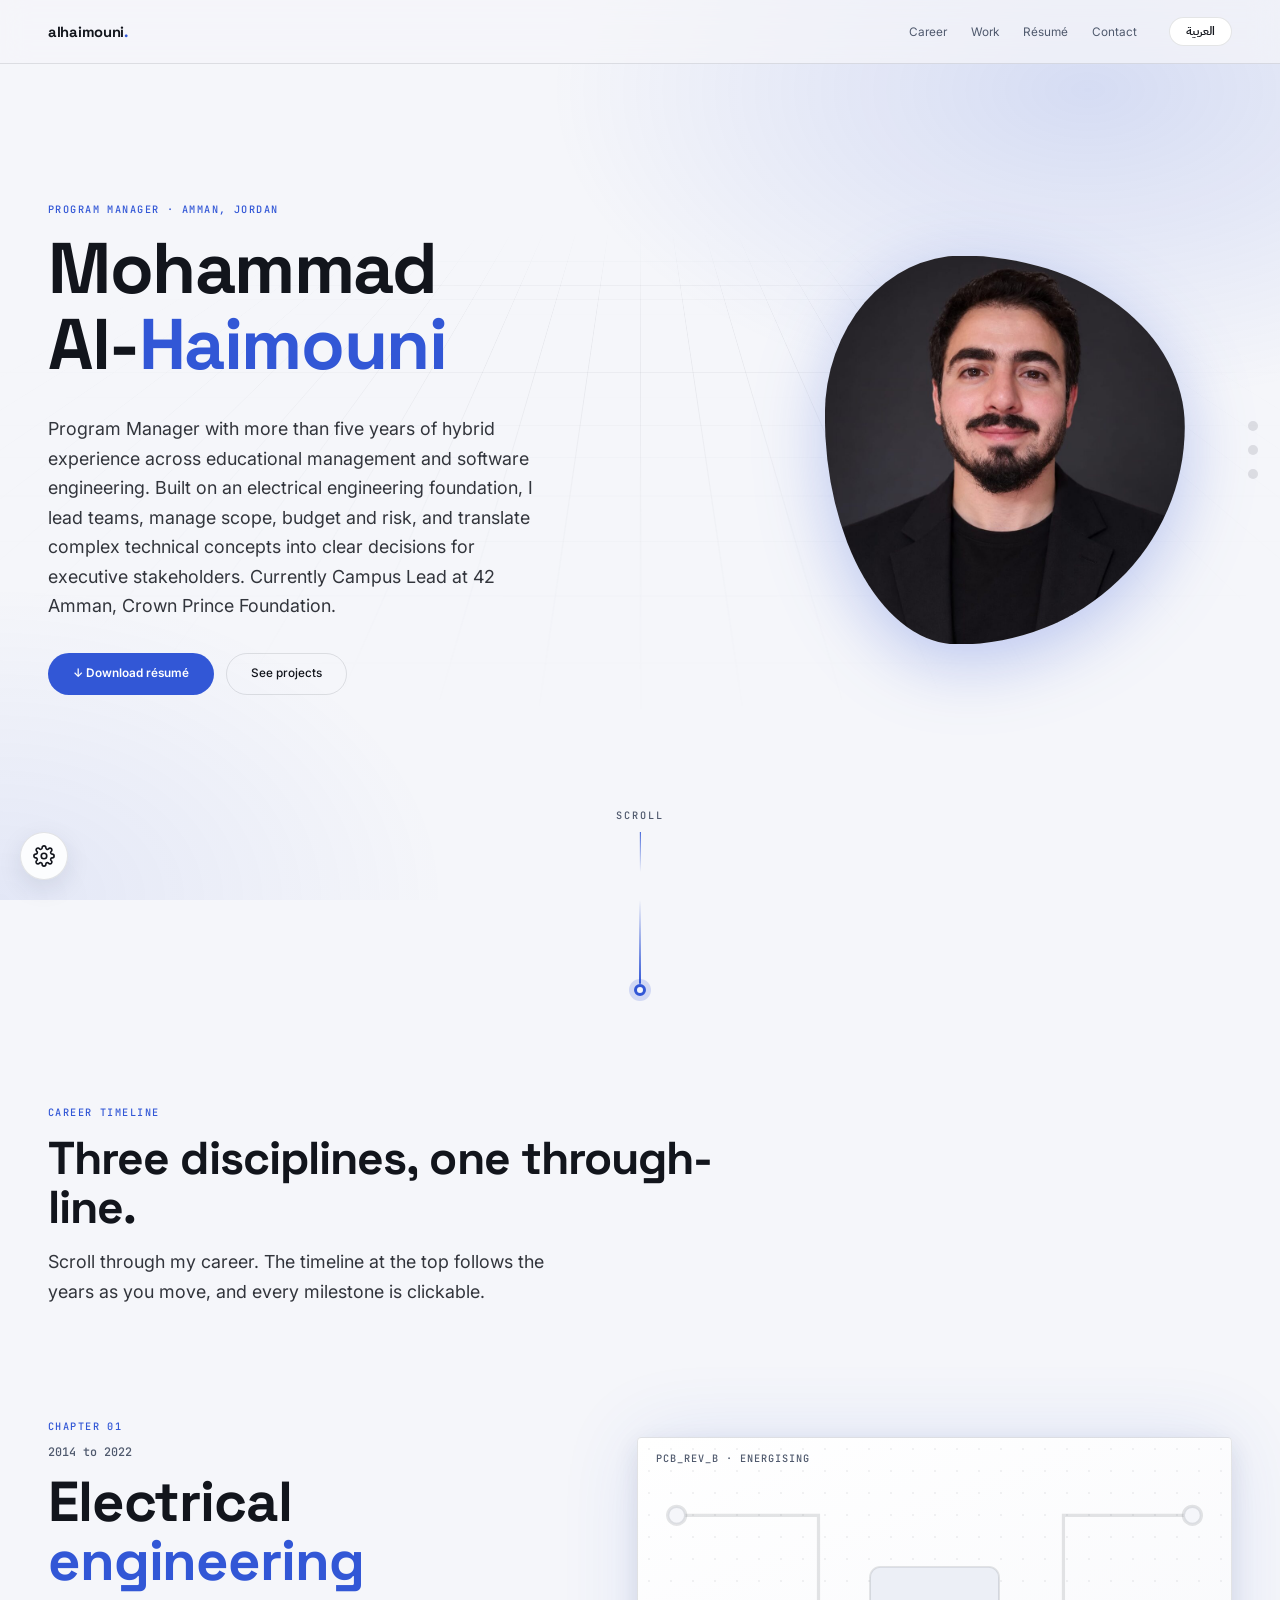
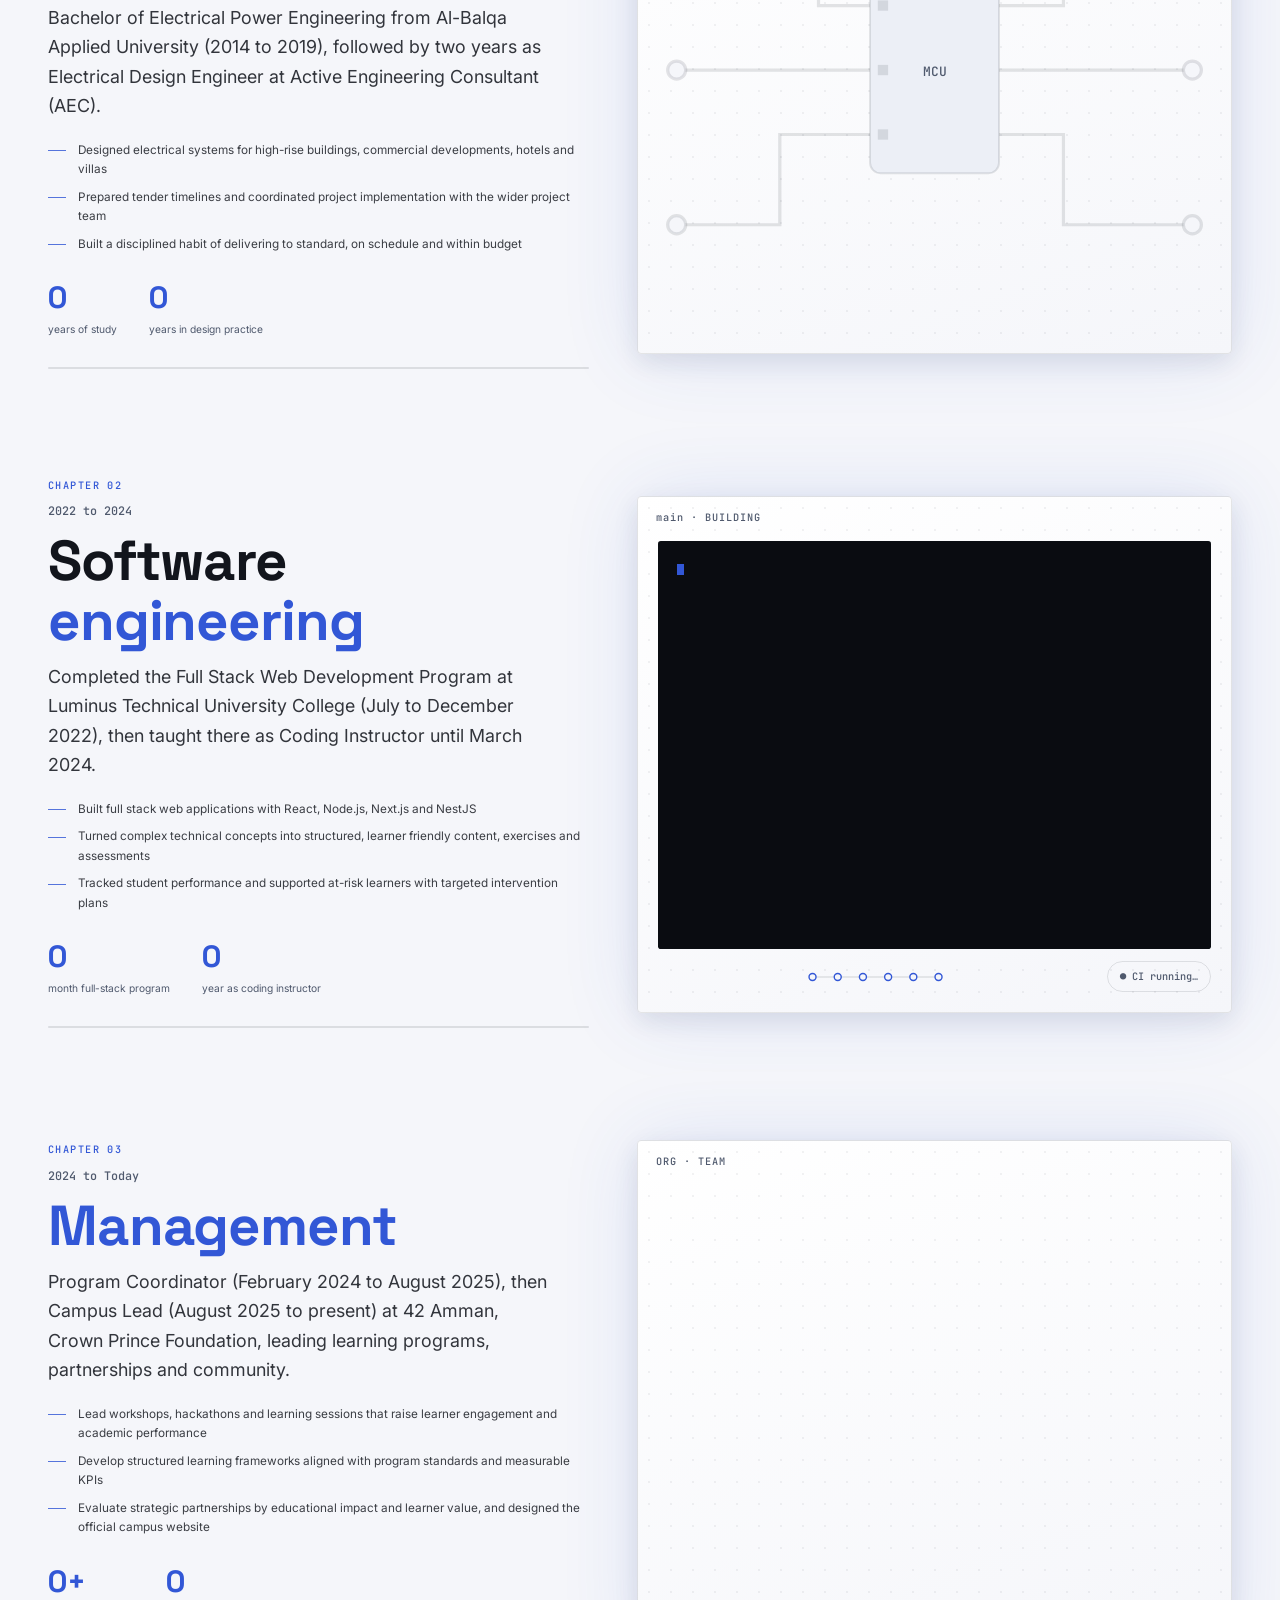
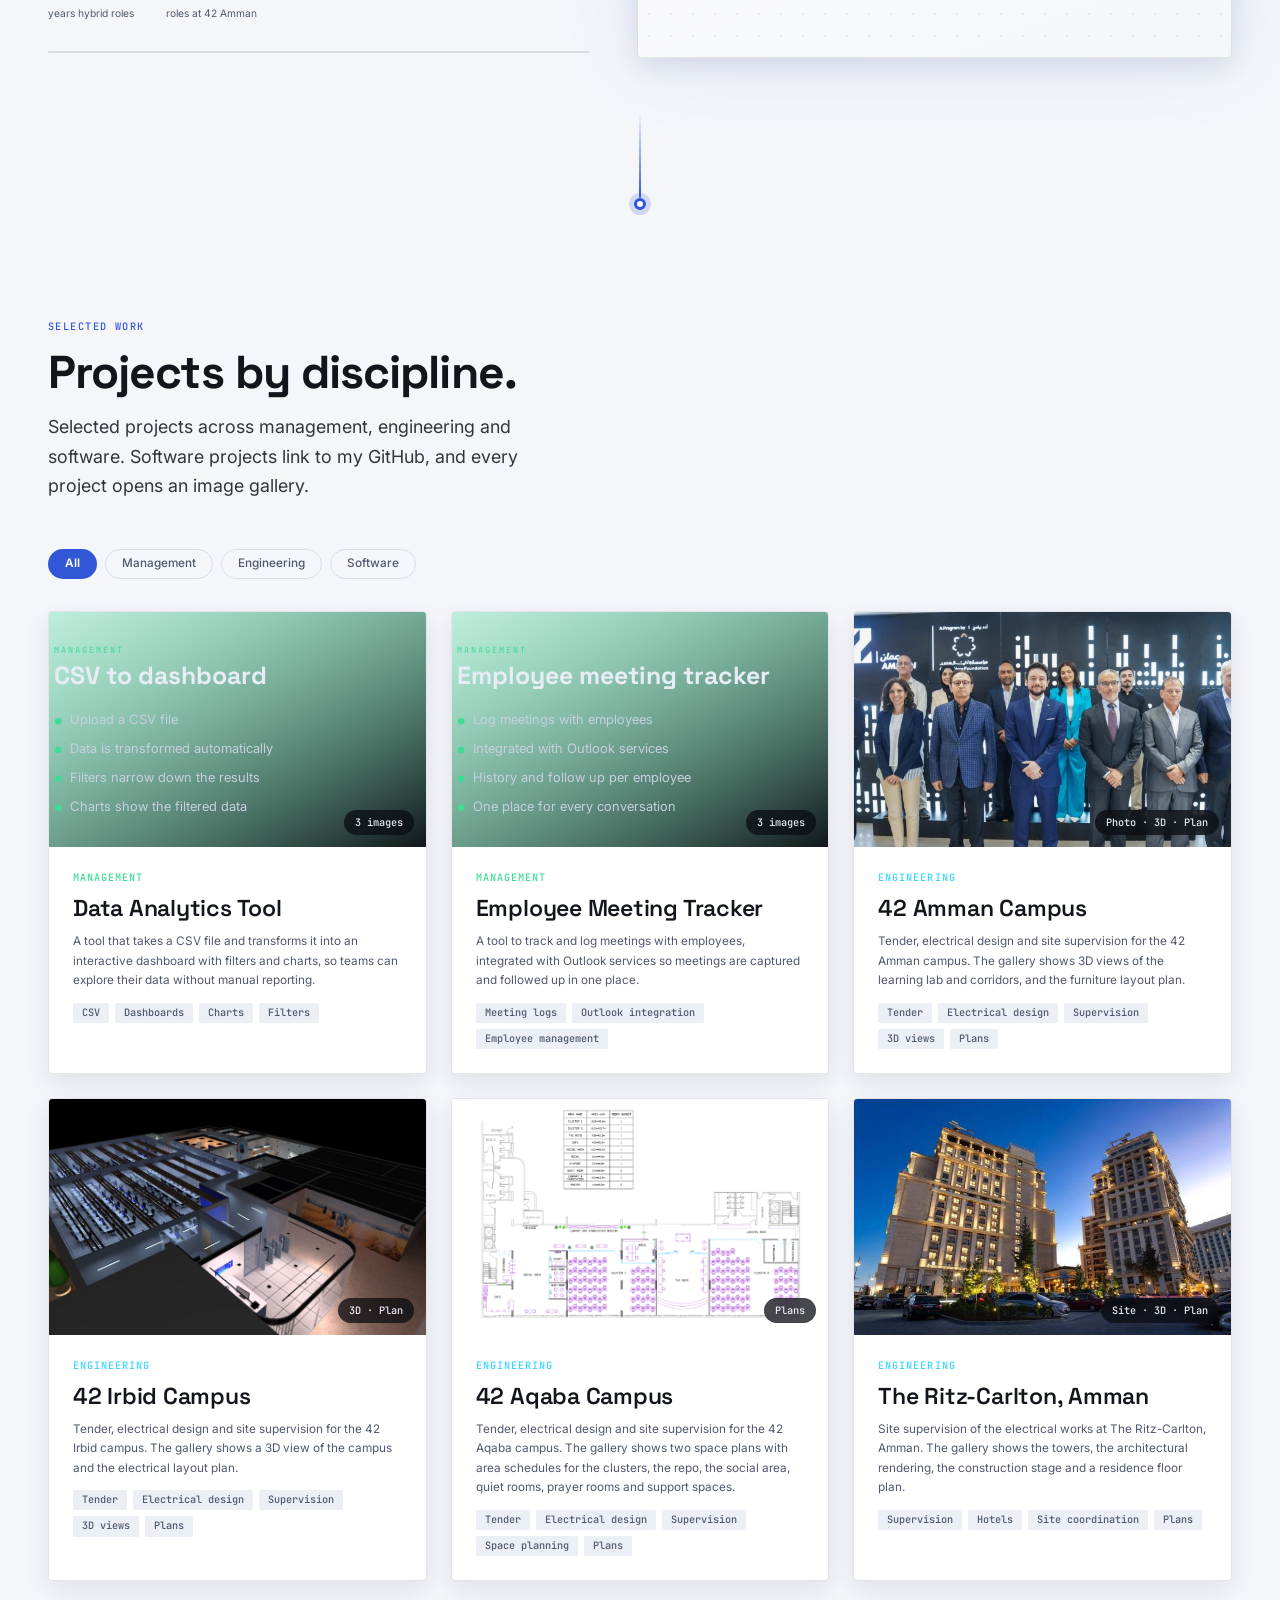
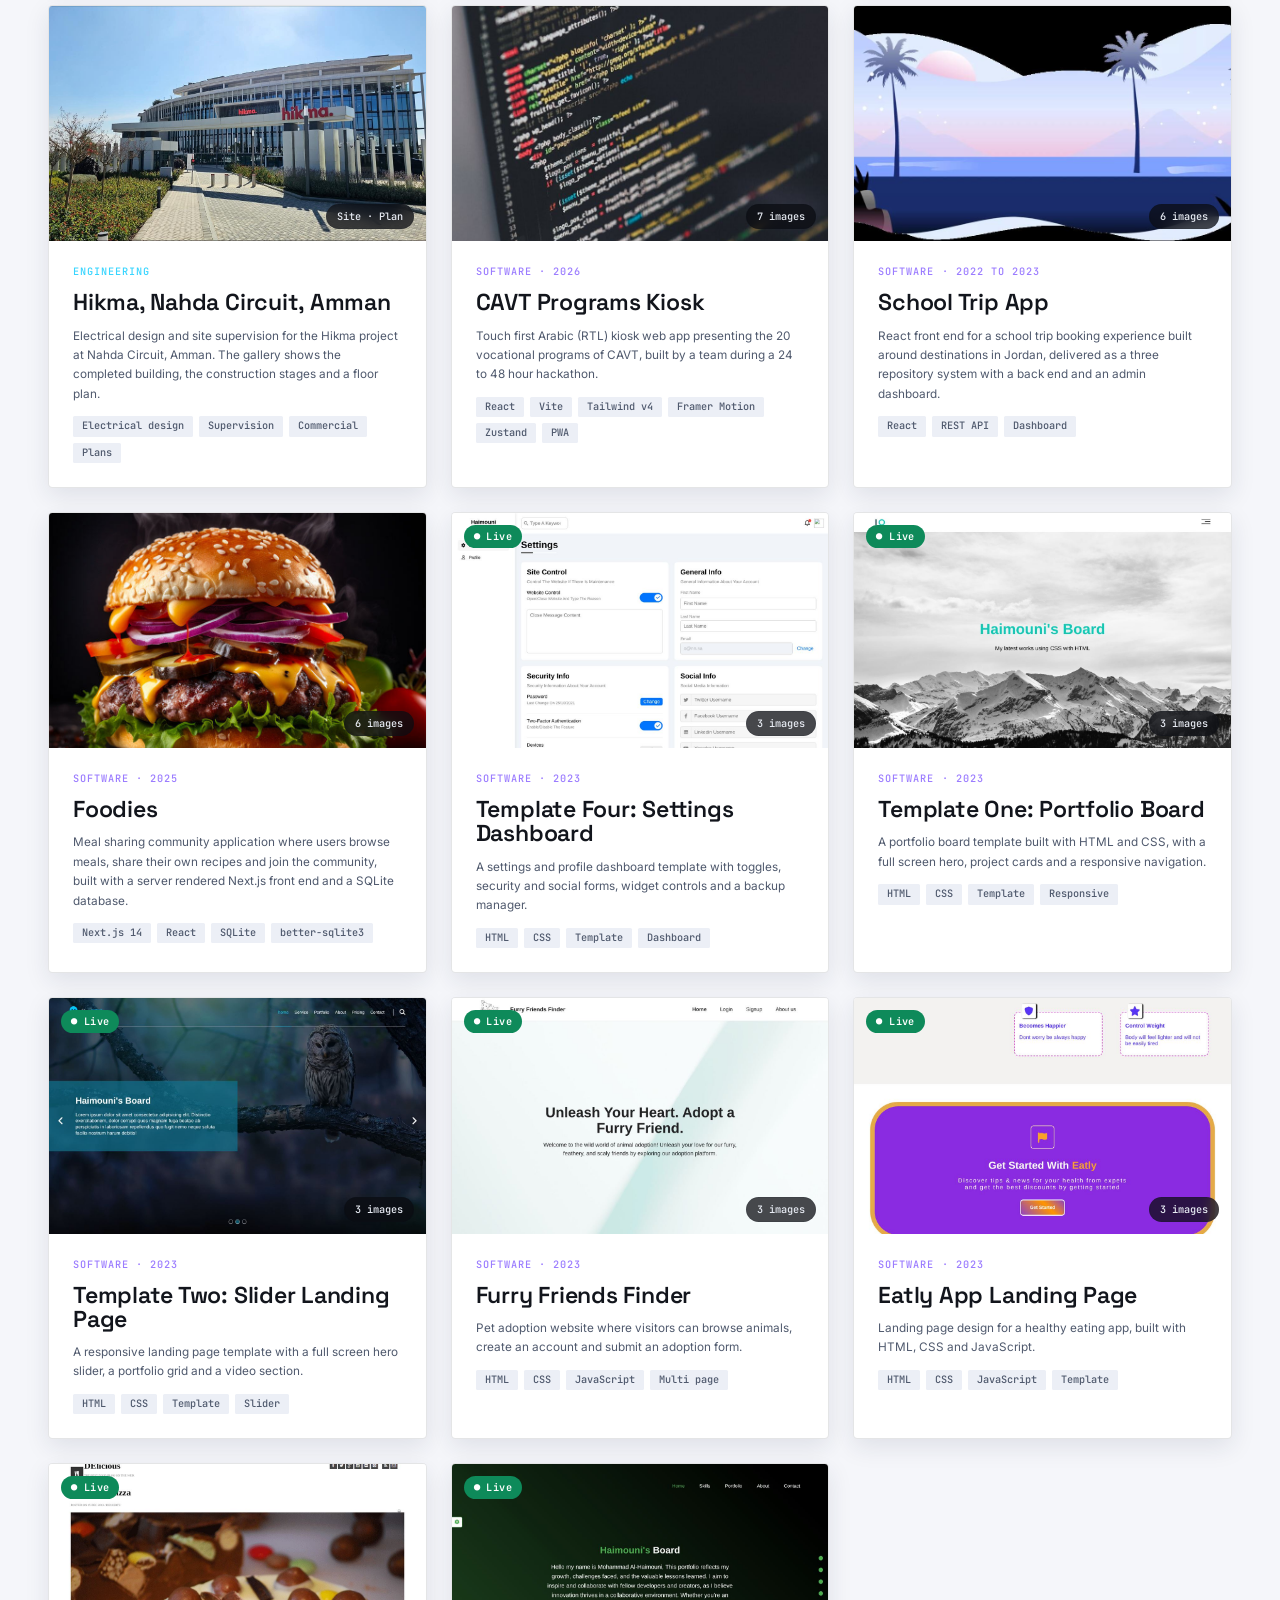
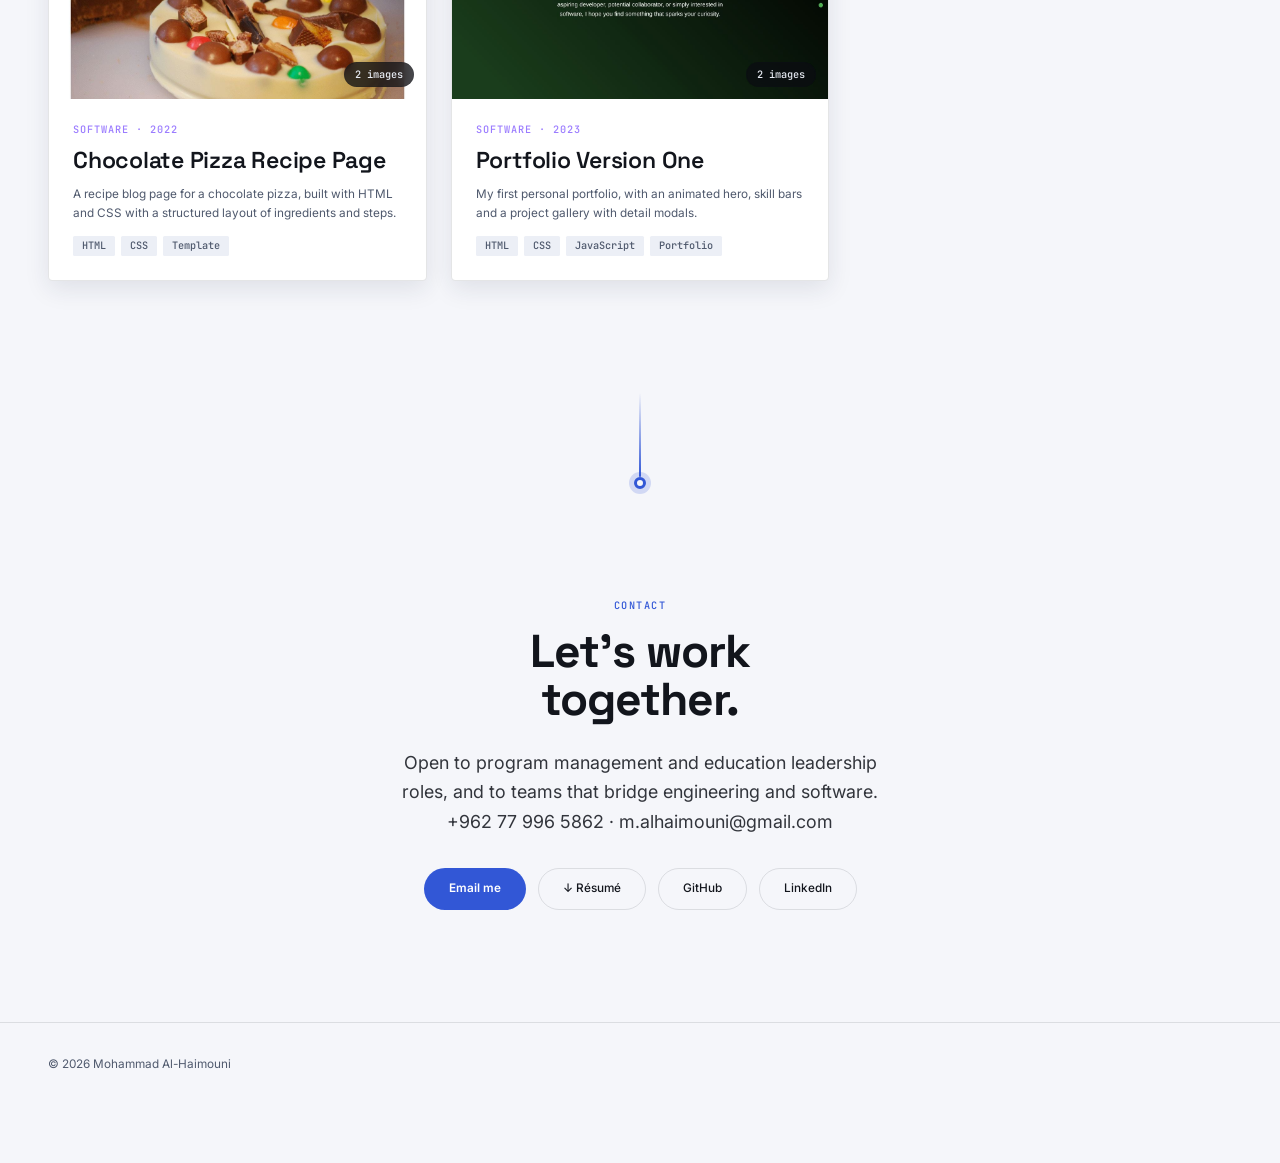
<file: index.html>
<!DOCTYPE html>
<html lang="en" data-mode="light">
<head>
<meta charset="UTF-8">
<meta name="viewport" content="width=device-width, initial-scale=1">
<title>Mohammad Al-Haimouni | Portfolio</title>
<meta name="description" content="Mohammad Al-Haimouni, Program Manager with a background in electrical engineering and software engineering.">
<link rel="stylesheet" href="design-system.css">

<style>
/* ==========================================================================
   2. SHELL — nav, progress, chapter rail
   ========================================================================== */
.progress { position: fixed; top: 0; left: 0; height: 3px; width: 100%; background: var(--accent); transform: scaleX(var(--page-p, 0)); transform-origin: 0 50%; z-index: 60; }
.nav { position: fixed; top: 0; inset-inline: 0; height: var(--nav-h); z-index: 50; display: flex; align-items: center; backdrop-filter: blur(14px); background: color-mix(in srgb, var(--bg) 70%, transparent); border-bottom: 1px solid var(--line); }
.nav .container { display: flex; align-items: center; justify-content: space-between; }
.logo { font: 700 1.15rem var(--font-display); letter-spacing: -.02em; }
.logo i { color: var(--accent); font-style: normal; }
.nav ul { display: flex; gap: var(--s5); list-style: none; margin: 0; padding: 0; }
.nav ul a { font-size: var(--fs-sm); color: var(--muted); transition: color var(--t-fast); }
.nav ul a:hover { color: var(--text); }
@media (max-width: 640px) { .nav ul li:not(:last-child) { display: none; } }

.rail { position: fixed; right: 22px; top: 50%; transform: translateY(-50%); z-index: 40; display: grid; gap: 14px; }
.rail a { width: 10px; height: 10px; border-radius: 50%; background: var(--line); position: relative; transition: all var(--t-base) var(--ease); }
.rail a.on { background: var(--dot, var(--accent)); transform: scale(1.7); box-shadow: 0 0 14px var(--dot, var(--accent)); }
.rail a span { position: absolute; right: 22px; top: 50%; transform: translateY(-50%); white-space: nowrap; font: 500 var(--fs-xs) var(--font-mono); color: var(--muted); opacity: 0; transition: opacity var(--t-fast); pointer-events: none; }
.rail a:hover span { opacity: 1; }
@media (max-width: 960px) { .rail { display: none; } }

/* ==========================================================================
   3. HERO
   ========================================================================== */
.hero { min-height: 100svh; display: grid; align-items: center; padding-block: calc(var(--nav-h) + var(--s7)) var(--s9); position: relative; overflow: clip; }
.hero-grid { position: absolute; inset: -20%; z-index: -1;
  background-image: linear-gradient(var(--line) 1px, transparent 1px), linear-gradient(90deg, var(--line) 1px, transparent 1px);
  background-size: 64px 64px; transform: translateY(calc(var(--scroll, 0) * .25px)) perspective(700px) rotateX(58deg) translateY(-20%);
  mask-image: radial-gradient(closest-side, #000 20%, transparent 90%); opacity: .6; }
.hero h1 .l { display: block; overflow: hidden; }
.hero h1 .l > span { display: inline-block; transform: translateY(110%); animation: up 1.1s var(--ease) forwards; animation-delay: var(--d); }
.hero h1 em { font-style: normal; color: var(--accent); }
@keyframes up { to { transform: none; } }
.hero .lead { margin-top: var(--s6); }
.hero-actions { display: flex; flex-wrap: wrap; gap: var(--s3); margin-top: var(--s6); }
.roles { display: flex; flex-wrap: wrap; gap: var(--s3); margin-top: var(--s8); }
.role { display: flex; align-items: center; gap: var(--s3); padding: 12px 18px; border: 1px solid var(--line); border-radius: var(--r-pill); font-size: var(--fs-sm); background: var(--surface); transition: all var(--t-base) var(--ease); }
.role b { width: 9px; height: 9px; border-radius: 50%; background: var(--c); box-shadow: 0 0 12px var(--c); }
.role:hover { border-color: var(--c); transform: translateY(-3px); }
.scroll-cue { position: absolute; bottom: 28px; left: 50%; font: 500 var(--fs-xs) var(--font-mono); letter-spacing: .2em; color: var(--muted); display: grid; justify-items: center; gap: 10px; transform: translateX(-50%); }
.scroll-cue::after { content: ""; width: 1px; height: 40px; background: linear-gradient(var(--accent), transparent); animation: drip 1.8s ease-in-out infinite; transform-origin: top; }
@keyframes drip { 0% { transform: scaleY(0); } 50% { transform: scaleY(1); } 100% { transform: scaleY(1); opacity: 0; } }

/* ==========================================================================
   4. CAREER TIMELINE — pinned chapters, scroll progress drives --p (0 → 1)
   ========================================================================== */
.timeline-intro { padding-block: var(--s9) var(--s3); }
.chapter { position: relative; --p: 0; scroll-margin-top: 110px; }   /* normal block: scrolling is never held back; --p is set from its position on screen */
.pin { position: relative; padding-block: 56px; display: grid; grid-template-columns: 1fr 1.1fr; gap: var(--s7); align-items: center; width: min(var(--container), 100% - 2*var(--gutter)); margin-inline: auto; }
.copy { display: grid; gap: var(--s4); align-content: center; }
.copy .years { font: 500 var(--fs-sm) var(--font-mono); color: var(--muted); }
.copy h2 { font-size: clamp(2.2rem, 1.2rem + 4vw, 4.4rem); }
.copy h2 span { color: var(--accent); }
.copy ul { list-style: none; margin: var(--s2) 0 0; padding: 0; display: grid; gap: var(--s3); }
.copy li { display: flex; gap: var(--s3); color: var(--text); opacity: .82; font-size: var(--fs-sm); }
.copy li::before { content: ""; flex: none; width: 18px; height: 1px; background: var(--accent); margin-top: .8em; }
.metrics { display: flex; gap: var(--s6); margin-top: var(--s3); }
.metrics div b { display: block; font: 700 clamp(1.6rem, 1.2rem + 1.5vw, 2.4rem) var(--font-display); color: var(--accent); font-variant-numeric: tabular-nums; }
.metrics div span { font-size: var(--fs-xs); color: var(--muted); }
.chapter-bar { height: 2px; background: var(--line); margin-top: var(--s4); border-radius: 2px; overflow: hidden; }
.chapter-bar i { display: block; height: 100%; background: var(--accent); transform: scaleX(var(--p)); transform-origin: 0 50%; }

.stage { position: relative; aspect-ratio: 1.15; max-height: 70svh; width: 100%; border-radius: var(--r-lg); background: linear-gradient(160deg, var(--surface), var(--bg)); border: 1px solid var(--line); box-shadow: var(--shadow-1), 0 0 80px color-mix(in srgb, var(--accent) 12%, transparent); overflow: hidden; }
.stage::before { content: ""; position: absolute; inset: 0; background-image: radial-gradient(var(--line) 1px, transparent 1px); background-size: 22px 22px; opacity: .8; }
.stage > * { position: relative; }
.stage-label { position: absolute !important; top: 14px; left: 18px; font: 500 var(--fs-xs) var(--font-mono); color: var(--muted); letter-spacing: .1em; z-index: 3; }

@media (max-width: 960px) {
  .pin { grid-template-columns: 1fr; grid-template-rows: auto 1fr; gap: var(--s4); align-content: start; padding-block: 36px; }
  .stage { order: -1; aspect-ratio: 1.6; max-height: 34svh; }
  .copy ul { display: none; }
  .copy h2 { font-size: 2.2rem; }
}

/* --- Effect: ELECTRICAL — traces draw, pulse travels, nodes energise --- */
.pcb { position: absolute !important; top: 26px; left: 0; width: 100%; height: calc(100% - 26px); }
.pcb .trace { fill: none; stroke: var(--accent); stroke-width: 2.5; stroke-linecap: round; stroke-linejoin: round; stroke-dasharray: 1; stroke-dashoffset: 1; filter: drop-shadow(0 0 5px var(--accent)); }
.pcb .ghost { fill: none; stroke: var(--line); stroke-width: 2.5; }
.pcb .node { fill: var(--bg); stroke: var(--line); stroke-width: 2.5; transition: all .4s var(--ease); }
.pcb .node.on { fill: var(--accent); stroke: var(--accent); filter: drop-shadow(0 0 8px var(--accent)); }
.pcb .chip-body { fill: var(--surface-2); stroke: var(--line); stroke-width: 1.5; transition: stroke .5s, filter .5s; }
.pcb .chip-body.on { stroke: var(--accent); filter: drop-shadow(0 0 12px var(--accent)); }
.pcb text { font: 500 10px var(--font-mono); fill: var(--muted); }
.pcb .pulse { fill: #fff; filter: drop-shadow(0 0 8px var(--accent)); }
.pcb .sine { fill: none; stroke: var(--accent); stroke-width: 2; opacity: .85; }

/* --- Effect: SOFTWARE — code types itself, commits graph, tests pass --- */
.editor { position: absolute !important; inset: 44px 20px 20px; display: grid; grid-template-rows: 1fr auto; gap: 12px; }
.code { background: #0A0C11; border: 1px solid var(--line); border-radius: var(--r-md); padding: 16px 18px; font: 400 clamp(.72rem, .6rem + .35vw, .9rem)/1.7 var(--font-mono); color: #C8D0E0; white-space: pre; overflow: hidden; }
.code .k { color: var(--accent); } .code .s { color: #7EE0A8; } .code .c { color: #6B7590; } .code .cur { display: inline-block; width: 7px; height: 1em; background: var(--accent); vertical-align: text-bottom; animation: blink 1s steps(2) infinite; }
@keyframes blink { 50% { opacity: 0; } }
.build { display: flex; align-items: center; gap: 14px; }
.commits { flex: 1; height: 28px; min-width: 0; }
.commits line { stroke: var(--line); stroke-width: 2; } .commits circle { fill: var(--bg); stroke: var(--accent); stroke-width: 2; transition: all .4s var(--ease); transform-box: fill-box; transform-origin: center; }
.pass { font: 500 var(--fs-xs) var(--font-mono); padding: 8px 12px; border-radius: var(--r-pill); border: 1px solid var(--line); color: var(--muted); transition: all .5s var(--ease); white-space: nowrap; }
.pass.ok { color: var(--on-accent); background: var(--accent); border-color: transparent; box-shadow: var(--shadow-glow); }

/* --- Effect: MANAGEMENT — org tree grows --- */
.org { position: absolute !important; top: 26px; left: 0; width: 100%; height: calc(100% - 26px); }
.org .edge { fill: none; stroke: var(--accent); stroke-width: 2; stroke-dasharray: 1; stroke-dashoffset: 1; opacity: .8; }
.org .n { fill: var(--surface-2); stroke: var(--accent); stroke-width: 2; opacity: 0; transform-box: fill-box; transform-origin: center; transform: scale(.2); transition: opacity .4s, transform .6s var(--ease); }
.org .n.on { opacity: 1; transform: none; }
.org .root { fill: var(--accent); }

/* ---- Hero layout + portrait ---- */
.hero-wrap { display: grid; grid-template-columns: 1.5fr 1fr; gap: var(--s7); align-items: center; }
.hero .roles { margin-top: var(--s7); }
.portrait { margin: 0; display: grid; gap: var(--s3); justify-items: center; }
.portrait { filter: drop-shadow(0 18px 34px color-mix(in srgb, var(--accent) 30%, transparent)); }
.portrait-frame { position: relative; width: min(100%, 360px); aspect-ratio: 1 / 1.08; overflow: hidden; clip-path: inset(0 round 38% 62% 63% 37% / 41% 44% 56% 59%); animation: blob 14s ease-in-out infinite; }
.portrait-frame svg, .portrait-frame img { position: absolute; inset: 0; width: 100%; height: 100%; object-fit: cover; }
.portrait-frame img { object-position: 50% 20%; }

/* ---- Portrait: one fixed, slowly morphing blob ---- */

@keyframes blob {
  0%, 100% { clip-path: inset(0 round 38% 62% 63% 37% / 41% 44% 56% 59%); }
  33%      { clip-path: inset(0 round 62% 38% 40% 60% / 56% 36% 64% 44%); }
  66%      { clip-path: inset(0 round 46% 54% 36% 64% / 38% 60% 40% 62%); }
}
html.calm .portrait-frame { animation: none; }
@media (prefers-reduced-motion: reduce) { .portrait-frame { animation: none; } }
@media (max-width: 960px) { .hero-wrap { grid-template-columns: 1fr; } .portrait { order: -1; justify-items: start; } .portrait-frame { width: 140px; } .portrait figcaption { display: none; } }

/* ---- Project cards: gallery badge + dialog gallery ---- */
.badge { position: absolute; right: 12px; bottom: 12px; font: 500 var(--fs-xs) var(--font-mono); padding: 5px 10px; border-radius: var(--r-pill); background: rgba(11,13,18,.75); color: #E8ECF4; backdrop-filter: blur(6px); border: 1px solid var(--line); }
.live-pill { position: absolute; left: 12px; top: 12px; z-index: 2; font: 600 var(--fs-xs) var(--font-mono); padding: 5px 10px; border-radius: var(--r-pill); background: #0E8A5A; color: #fff; letter-spacing: .04em; }
.ph-wrap { width: 100%; height: 100%; }
.gal img.fit, .thumbs img.fit, .thumb img.fit { object-fit: contain; background: #fff; } .ph-wrap svg { width: 100%; height: 100%; }
.links a.live { color: var(--on-accent); background: var(--accent); padding: 6px 12px; border-radius: var(--r-pill); font-weight: 600; }
.links { display: flex; flex-wrap: wrap; gap: var(--s4); margin-top: var(--s2); }
.links a { font-size: var(--fs-sm); color: var(--accent); border-bottom: 1px solid transparent; }
.links a:hover { border-color: var(--accent); }
.gal { position: relative; background: var(--bg); aspect-ratio: 16/9; overflow: hidden; }
.gal img, .gal svg { width: 100%; height: 100%; object-fit: cover; }
.gal .nav-btn { position: absolute; top: 50%; transform: translateY(-50%); width: 42px; height: 42px; border-radius: 50%; border: 1px solid var(--line); background: rgba(11,13,18,.7); color: #E8ECF4; cursor: pointer; font-size: 1.1rem; backdrop-filter: blur(6px); transition: border-color var(--t-fast); }
.gal .nav-btn:hover { border-color: var(--accent); }
.gal .prev { left: 12px; } .gal .next { right: 12px; }
.cap { display: flex; justify-content: space-between; gap: var(--s3); font: 500 var(--fs-xs) var(--font-mono); color: var(--muted); padding: var(--s3) var(--s5) 0; }
.thumbs { display: flex; gap: var(--s2); padding: var(--s3) var(--s5) 0; overflow-x: auto; }
.thumbs button { flex: none; width: 84px; aspect-ratio: 16/10; border-radius: var(--r-sm); overflow: hidden; border: 2px solid transparent; padding: 0; cursor: pointer; opacity: .55; background: var(--bg); transition: all var(--t-fast); }
.thumbs button[aria-current="true"] { opacity: 1; border-color: var(--accent); }
.thumbs img, .thumbs svg { width: 100%; height: 100%; object-fit: cover; }
dialog .body { padding: var(--s5); }


/* ==========================================================================
   7. SETTINGS SIDEBAR + FLOATING RÉSUMÉ BUTTON
   ========================================================================== */
.gear { position: fixed; z-index: 70; bottom: 20px; display: inline-flex; align-items: center; gap: var(--s2); border: 1px solid var(--line); background: color-mix(in srgb, var(--surface) 88%, transparent); backdrop-filter: blur(12px); color: var(--text); cursor: pointer; box-shadow: var(--shadow-1); transition: transform var(--t-fast) var(--ease), border-color var(--t-fast), background var(--t-fast); }
.gear { left: 20px; width: 48px; height: 48px; border-radius: 50%; justify-content: center; font-size: 1.2rem; }
.gear:hover { transform: translateY(-3px); border-color: var(--accent); }
.gear svg { width: 22px; height: 22px; transition: transform var(--t-slow) var(--ease); } .gear:hover svg { transform: rotate(90deg); }

.scrim { position: fixed; inset: 0; z-index: 79; background: rgba(5,6,9,.55); backdrop-filter: blur(3px); opacity: 0; pointer-events: none; transition: opacity var(--t-base); }
#settings { position: fixed; z-index: 80; top: 0; bottom: 0; left: 0; width: min(340px, 90vw); background: var(--surface); border-right: 1px solid var(--line); box-shadow: none; transform: translateX(-102%); visibility: hidden; transition: transform var(--t-base) var(--ease), visibility var(--t-base); overflow-y: auto; display: flex; flex-direction: column; }
body.settings-open #settings { transform: none; visibility: visible; box-shadow: 30px 0 80px rgba(0,0,0,.35); } body.settings-open .scrim { opacity: 1; pointer-events: auto; }
#settings header { display: flex; justify-content: space-between; align-items: center; padding: var(--s5); border-bottom: 1px solid var(--line); position: sticky; top: 0; background: var(--surface); z-index: 1; }
#settings header h3 { font-size: var(--fs-lg); }
#settings .x { width: 36px; height: 36px; border-radius: 50%; border: 1px solid var(--line); background: transparent; color: var(--text); cursor: pointer; }
.set-group { padding: var(--s5); border-bottom: 1px solid var(--line); display: grid; gap: var(--s3); }
.set-group > .eyebrow { margin-bottom: var(--s1); }
.seg { display: grid; grid-auto-flow: column; grid-auto-columns: 1fr; background: var(--bg); border: 1px solid var(--line); border-radius: var(--r-pill); padding: 3px; }
.seg button { border: 0; background: transparent; color: var(--muted); padding: 9px 6px; border-radius: var(--r-pill); font: 500 var(--fs-sm) var(--font-body); cursor: pointer; transition: all var(--t-fast); }
.seg button[aria-pressed="true"] { background: var(--accent); color: var(--on-accent); font-weight: 600; }
.swatch-row { display: flex; flex-wrap: wrap; gap: var(--s3); align-items: center; }
.swatch-row button, .swatch-row label { width: 34px; height: 34px; border-radius: 50%; border: 2px solid var(--line); background: var(--c); cursor: pointer; padding: 0; position: relative; transition: transform var(--t-fast); }
.swatch-row button:hover, .swatch-row label:hover { transform: scale(1.12); }
.swatch-row [aria-pressed="true"] { border-color: var(--text); box-shadow: 0 0 0 3px color-mix(in srgb, var(--c) 40%, transparent); }
.swatch-row .auto { background: conic-gradient(var(--c-brand), var(--c-service), var(--c-electrical), var(--c-software), var(--c-management), var(--c-service)); }
.swatch-row label input { position: absolute; inset: 0; opacity: 0; width: 100%; height: 100%; cursor: pointer; }
.swatch-row label { background: conic-gradient(red, yellow, lime, aqua, blue, magenta, red); }
.field { display: grid; gap: 6px; font-size: var(--fs-sm); color: var(--muted); }
.field > span { display: flex; justify-content: space-between; }
.field output { font: 500 var(--fs-xs) var(--font-mono); color: var(--text); }
.field select { background: var(--bg); color: var(--text); border: 1px solid var(--line); border-radius: var(--r-md); padding: 10px 12px; font: inherit; }
input[type=range] { width: 100%; accent-color: var(--accent); }
.switch { display: flex; justify-content: space-between; align-items: center; gap: var(--s3); font-size: var(--fs-sm); color: var(--text); cursor: pointer; }
.switch input { appearance: none; width: 42px; height: 24px; border-radius: 999px; background: var(--line); position: relative; cursor: pointer; transition: background var(--t-fast); flex: none; }
.switch input::after { content: ""; position: absolute; top: 3px; left: 3px; width: 18px; height: 18px; border-radius: 50%; background: var(--text); transition: transform var(--t-fast) var(--ease); }
.switch input:checked { background: var(--accent); } .switch input:checked::after { transform: translateX(18px); background: var(--on-accent); }
.set-foot { padding: var(--s5); display: grid; gap: var(--s3); margin-top: auto; }
.set-foot .btn { justify-content: center; }

/* user toggles */
html.no-glow body::before { display: none; }
html.no-grid .hero-grid, html.no-grid .stage::before { display: none; }
html.calm { scroll-behavior: auto; }
html.calm .chapter { height: auto; --p: 1; } html.calm .pin { position: static; height: auto; padding-block: 96px 48px; }
html.calm .reveal { opacity: 1; transform: none; } html.calm .hero h1 .l > span { transform: none; animation: none; }
html.calm .wave, html.calm .scroll-cue::after { animation: none; }




/* ==========================================================================
   8. HISTORICAL TIMELINE BAR (pinned under the nav while the career section is in view)
   ========================================================================== */
body[data-theme="intro"] { --accent: var(--c-brand); }
.tl { position: fixed; top: var(--nav-h); left: 0; right: 0; z-index: 45; background: color-mix(in srgb, var(--bg) 82%, transparent); backdrop-filter: blur(14px); border-bottom: 1px solid var(--line); transform: translateY(-100%); opacity: 0; pointer-events: none; transition: transform var(--t-base) var(--ease), opacity var(--t-base); }
.tl.show { transform: none; opacity: 1; pointer-events: auto; }
.tl-inner { display: grid; grid-template-columns: minmax(150px, 230px) 1fr; gap: var(--s6); align-items: center; padding-block: 10px; }
.tl-now { display: grid; line-height: 1.1; }
.tl-year { font: 700 clamp(1.7rem, 1.3rem + 1.4vw, 2.4rem)/1 var(--font-display); color: var(--accent); font-variant-numeric: tabular-nums; letter-spacing: -.02em; }
.tl-event { font: 500 var(--fs-xs) var(--font-mono); color: var(--muted); margin-top: 4px; min-height: 1.2em; white-space: nowrap; overflow: hidden; text-overflow: ellipsis; }
.tl-track { position: relative; height: 38px; margin-inline: 8px; }
.tl-seg { position: absolute; top: 12px; height: 4px; border-radius: 4px; background: color-mix(in srgb, var(--c) 22%, var(--line)); overflow: hidden; }
.tl-seg i { display: block; height: 100%; width: 100%; background: var(--c); transform-origin: 0 50%; transform: scaleX(var(--f, 0)); box-shadow: 0 0 10px var(--c); }
.tl-dot { position: absolute; top: 6px; width: 16px; height: 16px; margin-left: -8px; border-radius: 50%; border: 2px solid var(--line); background: var(--bg); padding: 0; cursor: pointer; transition: all var(--t-base) var(--ease); z-index: 2; }
.tl-dot:hover { transform: scale(1.35); border-color: var(--c); }
.tl-dot.on { background: var(--c); border-color: var(--c); box-shadow: 0 0 10px color-mix(in srgb, var(--c) 70%, transparent); }
.tl-dot b { position: absolute; left: 50%; bottom: 26px; transform: translateX(-50%) translateY(4px); white-space: nowrap; font: 500 var(--fs-xs) var(--font-mono); background: var(--surface); border: 1px solid var(--line); padding: 5px 9px; border-radius: var(--r-sm); opacity: 0; pointer-events: none; transition: all var(--t-fast); color: var(--text); }
.tl-dot:hover b, .tl-dot:focus-visible b { opacity: 1; transform: translateX(-50%); }
.tl-tick { position: absolute; top: 24px; transform: translateX(-50%); font: 400 10px var(--font-mono); color: var(--muted); }
.tl-tick::before { content: ""; position: absolute; left: 50%; top: -6px; width: 1px; height: 4px; background: var(--line); }
.tl-mark { position: absolute; top: 8px; width: 12px; height: 12px; margin-left: -6px; border-radius: 50%; background: var(--on-accent); border: 3px solid var(--accent); box-shadow: 0 0 0 4px color-mix(in srgb, var(--accent) 25%, transparent), 0 0 18px var(--accent); z-index: 3; pointer-events: none; }
.tl-end { position: absolute; right: -4px; top: 3px; font: 600 10px var(--font-mono); letter-spacing: .1em; color: var(--c-management); transform: translateY(-14px); }
html.calm .tl { display: none; }
@media (max-width: 640px) {
  .tl-inner { grid-template-columns: auto 1fr; gap: var(--s3); padding-block: 5px; }
  .tl-event, .tl-dot b, .tl-end { display: none; }
  .tl-year { font-size: 1.15rem; min-width: 3.4ch; }
  .tl-track { height: 26px; margin-inline: 6px; }
  .tl-seg { top: 8px; height: 3px; }
  .tl-dot { top: 3px; width: 12px; height: 12px; margin-left: -6px; border-width: 2px; }
  .tl-mark { top: 4px; width: 9px; height: 9px; margin-left: -4.5px; border-width: 2px; box-shadow: 0 0 0 3px color-mix(in srgb, var(--accent) 25%, transparent), 0 0 12px var(--accent); }
  .tl-tick { top: 16px; font-size: 8px; } .tl-tick:not(.q) { display: none; } .tl-tick::before { top: -5px; height: 3px; }
}

/* ---- Connector line between page sections ---- */
.sec-line { display: flex; flex-direction: column; align-items: center; height: 96px; }
.sec-line::before { content: ""; flex: 1; width: 2px; border-radius: 2px; background: linear-gradient(to bottom, transparent, var(--accent)); transform-origin: top; }
.sec-line i { width: 12px; height: 12px; border-radius: 50%; border: 3px solid var(--accent); background: var(--bg); box-shadow: 0 0 0 5px color-mix(in srgb, var(--accent) 18%, transparent); }
.sec-line.reveal { transform: scaleY(.6); transform-origin: top; } .sec-line.reveal.in { transform: none; }
.copy { gap: var(--s3); } .copy ul { gap: var(--s2); }

/* ==========================================================================
   5. PROJECTS
   ========================================================================== */
.filters { display: flex; flex-wrap: wrap; gap: var(--s2); margin-bottom: var(--s6); }
.projects { display: grid; gap: var(--s5); grid-template-columns: repeat(3, 1fr); }
@media (max-width: 960px) { .projects { grid-template-columns: repeat(2, 1fr); } }
@media (max-width: 640px) { .projects { grid-template-columns: 1fr; } }
.project { cursor: pointer; text-align: start; padding: 0; font: inherit; color: inherit; --accent: var(--pc); }
.project { display: flex; flex-direction: column; align-items: stretch; }
.project .thumb { flex: none; }
.project.hide { display: none; }
.thumb { aspect-ratio: 16/10; background: var(--bg); overflow: hidden; position: relative; }
.thumb svg, .thumb img { width: 100%; height: 100%; object-fit: cover; transition: transform 1s var(--ease); }
.project:hover .thumb svg, .project:hover .thumb img { transform: scale(1.07); }
.project .body { padding: var(--s5); display: grid; gap: var(--s3); }
.project .body p { font-size: var(--fs-sm); }
.tags { display: flex; flex-wrap: wrap; gap: 6px; }
.kind { font: 500 var(--fs-xs) var(--font-mono); color: var(--accent); letter-spacing: .1em; text-transform: uppercase; }

dialog { border: 1px solid var(--line); border-radius: var(--r-lg); background: var(--surface); color: var(--text); padding: 0; width: min(880px, 92vw); max-height: 92vh; overflow: auto; box-shadow: 0 40px 120px rgba(0,0,0,.7); --accent: var(--pc); }
dialog::backdrop { background: rgba(5,6,9,.78); backdrop-filter: blur(6px); }
dialog .thumb { aspect-ratio: 16/9; }
dialog .body { padding: var(--s6); display: grid; gap: var(--s3); }
dialog .close { position: absolute; top: 14px; right: 14px; z-index: 2; width: 38px; height: 38px; border-radius: 50%; border: 1px solid var(--line); background: var(--bg); color: var(--text); cursor: pointer; font-size: 1.1rem; }

/* ==========================================================================
   6. CONTACT + DESIGN-SYSTEM SPEC
   ========================================================================== */
.contact { text-align: center; }
.contact h2 { max-width: 14ch; margin: 0 auto var(--s5); }
.contact .hero-actions { justify-content: center; }
.footer { border-top: 1px solid var(--line); padding-block: var(--s6); color: var(--muted); font-size: var(--fs-sm); }
.footer .container { display: flex; justify-content: space-between; flex-wrap: wrap; gap: var(--s3); }

@media (prefers-reduced-motion: reduce) {
  html { scroll-behavior: auto; }
  .chapter { height: auto; --p: 1; } .pin { position: static; height: auto; padding-block: 96px 48px; }
  .reveal, .hero h1 .l > span { opacity: 1; transform: none; animation: none; }
  .wave, .scroll-cue::after { animation: none; }
}

/* ==========================================================================
   9. PHONES & TOUCH
   ========================================================================== */
html { -webkit-text-size-adjust: 100%; }
body { overflow-x: clip; }   /* clip (not hidden) so position:sticky keeps working */
a, button, label, select { -webkit-tap-highlight-color: transparent; touch-action: manipulation; }
.hero { min-height: 100vh; min-height: 100svh; }
.tl-dot::after { content: ""; position: absolute; inset: -10px; }              /* bigger touch target */

@media (hover: none) {                                                       /* no sticky hover states on touch */
  .card:hover { transform: none; box-shadow: var(--shadow-1); border-color: var(--line); }
  .project:hover .thumb svg, .project:hover .thumb img { transform: none; }
  .btn:hover, .gear:hover, .role:hover { transform: none; }
}
@media (pointer: coarse) {                                                   /* 44px minimum targets */
  .chip { padding: 12px 18px; } .btn { padding: 15px 24px; min-height: 46px; }
  .seg button { padding: 12px 6px; } .swatch-row button, .swatch-row label { width: 40px; height: 40px; }
  #settings .x, dialog .close { width: 44px; height: 44px; } .gal .nav-btn { width: 46px; height: 46px; }
  .thumbs button { width: 92px; } .links a { padding-block: 8px; display: inline-block; }
  input[type=range] { height: 28px; } .switch input { width: 48px; height: 28px; } .switch input::after { width: 22px; height: 22px; } .switch input:checked::after { transform: translateX(20px); }
}

@media (max-width: 640px) {
  :root { --gutter: 18px; --s9: 72px; --s8: 52px; }
  .nav ul { gap: var(--s4); } .nav ul li:nth-child(even) { display: block; }
  .section { padding-block: var(--s8); }
  .section-head { margin-bottom: var(--s6); }
  .hero { padding-block: calc(var(--nav-h) + var(--s5)) var(--s8); }
  .hero-actions .btn { flex: 1 1 100%; justify-content: center; }
  .roles { gap: var(--s2); margin-top: var(--s6); } .role { padding: 10px 14px; }
  .scroll-cue { display: none; }
  .filters { overflow-x: auto; flex-wrap: nowrap; margin-inline: calc(var(--gutter) * -1); padding-inline: var(--gutter); scrollbar-width: none; } .filters::-webkit-scrollbar { display: none; } .chip { flex: none; }
  .project .body { padding: var(--s4); }
  .gear { left: 14px; bottom: 14px; width: 46px; height: 46px; }
  .sec-line { height: 64px; }
  .contact .hero-actions .btn { flex: 1 1 100%; justify-content: center; }
  .footer .container { justify-content: center; text-align: center; }
  dialog { width: 100vw; max-width: 100vw; height: 100dvh; max-height: 100dvh; margin: 0; border-radius: 0; border: 0; }
  .gal { aspect-ratio: 4/3; } dialog .body { padding: var(--s5) var(--s4) var(--s7); } .cap, .thumbs { padding-inline: var(--s4); }
  #settings { width: min(340px, 92vw); }
  .copy .lead { font-size: 1rem; } .copy .years { font-size: var(--fs-xs); }
  .metrics { gap: var(--s5); margin-top: var(--s2); }
  .stage { max-height: 30svh; }
}
@media (max-width: 640px) and (max-height: 700px) { .stage { max-height: 24svh; } .copy h2 { font-size: 1.8rem; } .chapter-bar { display: none; } .copy .lead { display: -webkit-box; -webkit-line-clamp: 4; -webkit-box-orient: vertical; overflow: hidden; } }


/* ---- Phones: keep every chapter visual whole, readable and un-cropped ---- */
@media (max-width: 640px) {
  .stage { aspect-ratio: 1.55; max-height: 31svh; }
  .chapter[data-fx="software"] .stage { aspect-ratio: 1.32; max-height: 35svh; }
  .stage-label { top: 9px; left: 12px; font-size: 9px; }
  .pcb { top: 22px; height: calc(100% - 22px); } .org { top: 22px; height: calc(100% - 22px); }
  .editor { inset: 28px 12px 12px; gap: 8px; }
  .code { padding: 9px 11px; font-size: 9px; line-height: 1.55; border-radius: var(--r-sm); }
  .build { gap: 8px; } .commits { height: 20px; } .pass { padding: 6px 9px; font-size: 9px; }
  .ring { width: 56px; }
}
@media (max-width: 640px) and (max-height: 700px) { .stage { max-height: 27svh; } .chapter[data-fx="software"] .stage { max-height: 31svh; } }



/* ==========================================================================
   10. ARABIC (RTL) + LANGUAGE BUTTON
   ========================================================================== */
.lang-btn { margin-inline-start: var(--s4); padding: 8px 16px; border-radius: var(--r-pill); border: 1px solid var(--line); background: var(--surface); color: var(--text); font: 600 var(--fs-sm)/1 'IBM Plex Sans Arabic', var(--font-body); cursor: pointer; transition: all var(--t-fast); white-space: nowrap; }
.lang-btn:hover { border-color: var(--accent); color: var(--accent); }
.nav .container { gap: var(--s4); } .nav nav { margin-inline-start: auto; }
html[dir="rtl"] { --fs-base: 1.1rem; }
.footer { padding-bottom: 88px; }
html[dir="rtl"] *, html[dir="rtl"] *::before, html[dir="rtl"] *::after { letter-spacing: 0 !important; }
html[dir="rtl"] .eyebrow, html[dir="rtl"] .kind, html[dir="rtl"] .years { text-transform: none; }
html[dir="rtl"] h1, html[dir="rtl"] h2, html[dir="rtl"] h3 { line-height: 1.25; }
html[dir="rtl"] .hero h1 { line-height: 1.2; }
html[dir="rtl"] .hero h1 .l { padding-bottom: .2em; margin-bottom: -.1em; }   /* keep the dots under Arabic letters visible inside the reveal mask */
html[dir="rtl"] .lead, html[dir="rtl"] p { line-height: 1.85; }
/* things that must keep a left-to-right reading order */
html[dir="rtl"] .tl-inner, html[dir="rtl"] .tl-track, html[dir="rtl"] .stage { direction: ltr; }
html[dir="rtl"] .tl-event { direction: rtl; unicode-bidi: plaintext; }
html[dir="rtl"] .metrics b { direction: ltr; text-align: right; }
html[dir="rtl"] .stage-label { left: auto; right: 18px; }
/* mirrored fixed UI */
html[dir="rtl"] .gear { left: auto; right: 20px; }
html[dir="rtl"] .rail { right: auto; left: 22px; } html[dir="rtl"] .rail a span { right: auto; left: 22px; }
html[dir="rtl"] #settings { left: auto; right: 0; border-right: 0; border-left: 1px solid var(--line); transform: translateX(102%); }
html[dir="rtl"] body.settings-open #settings { transform: none; box-shadow: -30px 0 80px rgba(0,0,0,.35); }
html[dir="rtl"] .progress { transform-origin: 100% 50%; } html[dir="rtl"] .chapter-bar i { transform-origin: 100% 50%; }
html[dir="rtl"] .badge { right: auto; left: 12px; } html[dir="rtl"] .live-pill { left: auto; right: 12px; }
html[dir="rtl"] .project { text-align: right; }
html[dir="rtl"] dialog .close { right: auto; left: 14px; }
html[dir="rtl"] .gal .prev { left: auto; right: 12px; } html[dir="rtl"] .gal .next { right: auto; left: 12px; }
html[dir="rtl"] .gal .nav-btn { transform: translateY(-50%) scaleX(-1); }
html[dir="rtl"] .copy li::before { margin-top: .95em; }
@media (max-width: 640px) {
  html[dir="rtl"] .gear { left: auto; right: 14px; }
  .lang-btn { padding: 7px 12px; }
}
@media (max-width: 380px) { .logo { font-size: 1rem; } .lang-btn { padding: 6px 10px; } }

/* landscape phones / very short screens: drop the pinned effect, show chapters as normal blocks */
@media (max-height: 520px) and (orientation: landscape) {
  .chapter { height: auto; --p: 1; } .pin { position: static; height: auto; padding-block: 36px; min-height: 0; }
  .tl, .rail { display: none !important; }
  .hero { min-height: 0; padding-block: calc(var(--nav-h) + 24px) 48px; }
  .stage { max-height: none; aspect-ratio: 1.6; }
  .hero h1 { font-size: 2.6rem; }
}
@media (max-width: 380px) { .hero h1 { font-size: 2.3rem; } }
</style>
<script>try{var m=(JSON.parse(localStorage.getItem("pf-settings-v2")||"{}")).mode||"light";document.documentElement.dataset.mode=m==="auto"?(matchMedia("(prefers-color-scheme: light)").matches?"light":"dark"):m}catch(e){}try{localStorage.removeItem("pf-lang");if(sessionStorage.getItem("pf-lang")==="ar"){document.documentElement.lang="ar";document.documentElement.dir="rtl"}}catch(e){}</script>
</head>

<body data-theme="intro">
<div class="progress" aria-hidden="true"></div>

<header class="nav">
  <div class="container">
    <a href="#top" class="logo">alhaimouni<i>.</i></a>
    <nav aria-label="Primary">
      <ul>
        <li><a href="#career">Career</a></li>
        <li><a href="#work">Work</a></li>
        <li><a href="Mohammad_Al-Haimouni.pdf" download>Résumé</a></li>
        <li><a href="#contact">Contact</a></li>
      </ul>
    </nav>
    <button class="lang-btn" id="lang-btn" type="button" aria-label="Switch language" lang="ar">العربية</button>
  </div>
</header>

<nav class="rail" aria-label="Career chapters">
  <a href="#ch-electrical" style="--dot:var(--c-electrical)"><span>Electrical engineering</span></a>
  <a href="#ch-software"   style="--dot:var(--c-software)"><span>Software engineering</span></a>
  <a href="#ch-management" style="--dot:var(--c-management)"><span>Management</span></a>
</nav>

<main id="top">

<!-- ============================ HERO ============================ -->
<section class="hero">
  <div class="hero-grid" aria-hidden="true"></div>
  <div class="container hero-wrap">
    <div>
      <p class="eyebrow">Program Manager · Amman, Jordan</p>
      <h1 style="margin-top:var(--s4)">
        <span class="l"><span style="--d:.1s" data-ar="محمد">Mohammad</span></span>
        <span class="l"><span style="--d:.22s" data-ar-html='ال<em>هيموني</em>'>Al-<em>Haimouni</em></span></span>
      </h1>
      <p class="lead">Program Manager with more than five years of hybrid experience across educational management and software engineering. Built on an electrical engineering foundation, I lead teams, manage scope, budget and risk, and translate complex technical concepts into clear decisions for executive stakeholders. Currently Campus Lead at 42 Amman, Crown Prince Foundation.</p>
      <div class="hero-actions">
        <a class="btn btn-primary" href="Mohammad_Al-Haimouni.pdf" download="Mohammad_Al-Haimouni_Resume.pdf">↓ Download résumé</a>
        <a class="btn" href="#work">See projects</a>
      </div>
    </div>
    <!-- PORTRAIT: drop your photo at images/profile.jpg (4:5 works best). Until then the placeholder shows. -->
    <figure class="portrait" aria-label="Portrait of Mohammad Al-Haimouni">
      <div class="portrait-frame">
        <svg viewBox="0 0 200 250" aria-hidden="true"><rect width="200" height="250" fill="var(--surface-2)"/><circle cx="100" cy="95" r="42" fill="var(--line)"/><path d="M20 250c0-56 36-92 80-92s80 36 80 92z" fill="var(--line)"/><text x="100" y="236" text-anchor="middle" font-family="JetBrains Mono, monospace" font-size="9" fill="var(--muted)" letter-spacing="2">YOUR PHOTO HERE</text></svg>
        <img src="images/profile.jpg" alt="Mohammad Al-Haimouni" onerror="this.remove()">
      </div>
    </figure>
  </div>
  <div class="scroll-cue" aria-hidden="true">SCROLL</div>
</section>

<!-- ============================ CAREER ============================ -->
<div class="sec-line reveal" aria-hidden="true"><i></i></div>
<section id="career">
  <div class="tl" id="tl" aria-label="Career timeline"><div class="container tl-inner"><div class="tl-now"><span class="tl-year" id="tl-year" data-dyn>2014</span><span class="tl-event" id="tl-event" data-dyn></span></div><div class="tl-track" id="tl-track"></div></div></div>
  <div class="container timeline-intro">
    <div class="section-head reveal">
      <p class="eyebrow">Career timeline</p>
      <h2>Three disciplines, one through-line.</h2>
      <p class="lead">Scroll through my career. The timeline at the top follows the years as you move, and every milestone is clickable.</p>
    </div>
  </div>

  <!-- 02 ELECTRICAL -->
  <div class="chapter" id="ch-electrical" data-t0="2014.7" data-t1="2022.5" data-theme="electrical" data-fx="electrical">
    <div class="pin">
      <div class="copy">
        <span class="eyebrow">Chapter 01</span>
        <span class="years">2014 to 2022</span>
        <h2 data-ar-html='الهندسة <span>الكهربائية</span>'>Electrical <span>engineering</span></h2>
        <p class="lead">Bachelor of Electrical Power Engineering from Al-Balqa Applied University (2014 to 2019), followed by two years as Electrical Design Engineer at Active Engineering Consultant (AEC).</p>
        <ul><li>Designed electrical systems for high-rise buildings, commercial developments, hotels and villas</li><li>Prepared tender timelines and coordinated project implementation with the wider project team</li><li>Built a disciplined habit of delivering to standard, on schedule and within budget</li></ul>
        <div class="metrics"><div><b data-count="5" data-suffix="">0</b><span>years of study</span></div><div><b data-count="2" data-suffix="">0</b><span>years in design practice</span></div></div>
        <div class="chapter-bar"><i></i></div>
      </div>
      <div class="stage" aria-hidden="true">
        <span class="stage-label">PCB_REV_B · ENERGISING</span>
        <svg class="pcb" viewBox="10 55 460 370" preserveAspectRatio="xMidYMid meet">
          <g id="pcb-paths">
            <path class="ghost" d="M40 90 H150 V160 H190"/><path class="trace" pathLength="1" d="M40 90 H150 V160 H190"/>
            <path class="ghost" d="M40 210 H190"/><path class="trace" pathLength="1" d="M40 210 H190"/>
            <path class="ghost" d="M40 330 H120 V260 H190"/><path class="trace" pathLength="1" d="M40 330 H120 V260 H190"/>
            <path class="ghost" d="M290 160 H340 V90 H440"/><path class="trace" pathLength="1" d="M290 160 H340 V90 H440"/>
            <path class="ghost" d="M290 210 H440"/><path class="trace" pathLength="1" d="M290 210 H440"/>
            <path class="ghost" d="M290 260 H340 V330 H440"/><path class="trace" pathLength="1" d="M290 260 H340 V330 H440"/>
          </g>
          <circle class="node" cx="40" cy="90" r="7"/><circle class="node" cx="40" cy="210" r="7"/><circle class="node" cx="40" cy="330" r="7"/>
          <circle class="node" cx="440" cy="90" r="7"/><circle class="node" cx="440" cy="210" r="7"/><circle class="node" cx="440" cy="330" r="7"/>
          <rect class="chip-body" x="190" y="130" width="100" height="160" rx="8"/>
          <text x="240" y="215" text-anchor="middle">MCU</text>
          <g fill="var(--line)"><rect x="196" y="156" width="8" height="8"/><rect x="196" y="206" width="8" height="8"/><rect x="196" y="256" width="8" height="8"/></g>
          <path class="sine" id="sine" d="" transform="translate(40 385)"/>
          <circle class="pulse" r="5" cx="-20" cy="-20"/>
        </svg>
      </div>
    </div>
  </div>

  <!-- 03 SOFTWARE -->
  <div class="chapter" id="ch-software" data-t0="2022.5" data-t1="2024.1" data-theme="software" data-fx="software">
    <div class="pin">
      <div class="copy">
        <span class="eyebrow">Chapter 02</span>
        <span class="years">2022 to 2024</span>
        <h2 data-ar-html='هندسة <span>البرمجيات</span>'>Software <span>engineering</span></h2>
        <p class="lead">Completed the Full Stack Web Development Program at Luminus Technical University College (July to December 2022), then taught there as Coding Instructor until March 2024.</p>
        <ul><li>Built full stack web applications with React, Node.js, Next.js and NestJS</li><li>Turned complex technical concepts into structured, learner friendly content, exercises and assessments</li><li>Tracked student performance and supported at-risk learners with targeted intervention plans</li></ul>
        <div class="metrics"><div><b data-count="6" data-suffix="">0</b><span>month full-stack program</span></div><div><b data-count="1" data-suffix="">0</b><span>year as coding instructor</span></div></div>
        <div class="chapter-bar"><i></i></div>
      </div>
      <div class="stage" aria-hidden="true">
        <span class="stage-label">main · BUILDING</span>
        <div class="editor">
          <div class="code" id="code"></div>
          <div class="build">
            <svg class="commits" viewBox="0 0 200 40" preserveAspectRatio="xMidYMid meet">
              <line x1="10" y1="20" x2="190" y2="20"/>
              <circle cx="10" cy="20" r="5"/><circle cx="46" cy="20" r="5"/><circle cx="82" cy="20" r="5"/><circle cx="118" cy="20" r="5"/><circle cx="154" cy="20" r="5"/><circle cx="190" cy="20" r="5"/>
            </svg>
            <span class="pass">● CI running…</span>
          </div>
        </div>
      </div>
    </div>
  </div>

  <!-- 04 MANAGEMENT -->
  <div class="chapter" id="ch-management" data-t0="2024.1" data-t1="2026.9" data-theme="management" data-fx="management">
    <div class="pin">
      <div class="copy">
        <span class="eyebrow">Chapter 03</span>
        <span class="years">2024 to Today</span>
        <h2><span>Management</span></h2>
        <p class="lead">Program Coordinator (February 2024 to August 2025), then Campus Lead (August 2025 to present) at 42 Amman, Crown Prince Foundation, leading learning programs, partnerships and community.</p>
        <ul><li>Lead workshops, hackathons and learning sessions that raise learner engagement and academic performance</li><li>Develop structured learning frameworks aligned with program standards and measurable KPIs</li><li>Evaluate strategic partnerships by educational impact and learner value, and designed the official campus website</li></ul>
        <div class="metrics"><div><b data-count="5" data-suffix="+">0</b><span>years hybrid roles</span></div><div><b data-count="2" data-suffix="">0</b><span>roles at 42 Amman</span></div></div>
        <div class="chapter-bar"><i></i></div>
      </div>
      <div class="stage" aria-hidden="true">
        <span class="stage-label">ORG · TEAM</span>
        <svg class="org" viewBox="20 20 440 232" preserveAspectRatio="xMidYMid meet">
          <path class="edge" pathLength="1" d="M240 70 V100 H100 V130"/><path class="edge" pathLength="1" d="M240 70 V100 H240 V130"/><path class="edge" pathLength="1" d="M240 70 V100 H380 V130"/>
          <path class="edge" pathLength="1" d="M100 160 V185 H60 V205"/><path class="edge" pathLength="1" d="M100 160 V185 H140 V205"/>
          <path class="edge" pathLength="1" d="M240 160 V185 H200 V205"/><path class="edge" pathLength="1" d="M240 160 V185 H280 V205"/>
          <path class="edge" pathLength="1" d="M380 160 V185 H340 V205"/><path class="edge" pathLength="1" d="M380 160 V185 H420 V205"/>
          <circle class="n root" cx="240" cy="50" r="22"/>
          <circle class="n" cx="100" cy="145" r="16"/><circle class="n" cx="240" cy="145" r="16"/><circle class="n" cx="380" cy="145" r="16"/>
          <circle class="n" cx="60" cy="220" r="11"/><circle class="n" cx="140" cy="220" r="11"/><circle class="n" cx="200" cy="220" r="11"/>
          <circle class="n" cx="280" cy="220" r="11"/><circle class="n" cx="340" cy="220" r="11"/><circle class="n" cx="420" cy="220" r="11"/>
        </svg>

      </div>
    </div>
  </div>
</section>

<div class="sec-line reveal" aria-hidden="true"><i></i></div>
<!-- ============================ WORK ============================ -->
<section class="section" id="work">
  <div class="container">
    <div class="section-head reveal">
      <p class="eyebrow">Selected work</p>
      <h2>Projects by discipline.</h2>
      <p class="lead">Selected projects across management, engineering and software. Software projects link to my GitHub, and every project opens an image gallery.</p>
    </div>
    <div class="filters" role="group" aria-label="Filter projects">
      <button class="chip" aria-pressed="true" data-f="all">All</button>
      <button class="chip" aria-pressed="false" data-f="management">Management</button>
      <button class="chip" aria-pressed="false" data-f="engineering">Engineering</button>
      <button class="chip" aria-pressed="false" data-f="software">Software</button>
    </div>
    <div class="projects" id="projects"></div>
  </div>
</section>

<div class="sec-line reveal" aria-hidden="true"><i></i></div>
<!-- ============================ CONTACT ============================ -->
<section class="section contact" id="contact">
  <div class="container reveal">
    <p class="eyebrow">Contact</p>
    <h2 style="margin-top:var(--s4)">Let's work together.</h2>
    <p class="lead" style="margin:0 auto var(--s6)">Open to program management and education leadership roles, and to teams that bridge engineering and software. +962 77 996 5862 · m.alhaimouni@gmail.com</p>
    <div class="hero-actions">
      <a class="btn btn-primary" href="mailto:m.alhaimouni@gmail.com">Email me</a>
      <a class="btn" href="Mohammad_Al-Haimouni.pdf" download="Mohammad_Al-Haimouni_Resume.pdf">↓ Résumé</a>
      <a class="btn" href="https://github.com/Alhaimouni">GitHub</a>
      <a class="btn" href="https://www.linkedin.com/in/mohammad-al-haimouni-64ab72242/">LinkedIn</a>
    </div>
  </div>
</section>
</main>

<footer class="footer"><div class="container"><span>© 2026 Mohammad Al-Haimouni</span></div></footer>


<!-- ============ Floating résumé button + settings sidebar ============ -->
<button class="gear" id="gear" aria-label="Open settings" aria-expanded="false" aria-controls="settings">
  <svg viewBox="0 0 24 24" fill="none" stroke="currentColor" stroke-width="1.8" stroke-linecap="round" stroke-linejoin="round"><circle cx="12" cy="12" r="3"/><path d="M19.4 15a1.7 1.7 0 0 0 .3 1.9l.1.1a2 2 0 1 1-2.8 2.8l-.1-.1a1.7 1.7 0 0 0-1.9-.3 1.7 1.7 0 0 0-1 1.5V21a2 2 0 1 1-4 0v-.1a1.7 1.7 0 0 0-1.1-1.5 1.7 1.7 0 0 0-1.9.3l-.1.1a2 2 0 1 1-2.8-2.8l.1-.1a1.7 1.7 0 0 0 .3-1.9 1.7 1.7 0 0 0-1.5-1H3a2 2 0 1 1 0-4h.1a1.7 1.7 0 0 0 1.5-1.1 1.7 1.7 0 0 0-.3-1.9l-.1-.1a2 2 0 1 1 2.8-2.8l.1.1a1.7 1.7 0 0 0 1.9.3H9a1.7 1.7 0 0 0 1-1.5V3a2 2 0 1 1 4 0v.1a1.7 1.7 0 0 0 1 1.5 1.7 1.7 0 0 0 1.9-.3l.1-.1a2 2 0 1 1 2.8 2.8l-.1.1a1.7 1.7 0 0 0-.3 1.9V9a1.7 1.7 0 0 0 1.5 1H21a2 2 0 1 1 0 4h-.1a1.7 1.7 0 0 0-1.5 1z"/></svg>
</button>
<div class="scrim" id="scrim"></div>
<aside id="settings" aria-label="Customize" inert>
  <header><h3>Customize</h3><button class="x" id="set-close" aria-label="Close settings">✕</button></header>

  <div class="set-group"><span class="eyebrow">Appearance</span>
    <div class="seg" id="s-mode" role="group" aria-label="Colour mode">
      <button data-v="dark" aria-pressed="false">Dark</button><button data-v="light" aria-pressed="true">Light</button><button data-v="auto" aria-pressed="false">Auto</button>
    </div>
  </div>

  <div class="set-group"><span class="eyebrow">Accent colour</span>
    <div class="swatch-row" id="s-accent" role="group" aria-label="Accent colour">
      <button class="auto" data-v="auto" style="--c:#888" aria-pressed="true" title="Auto: follows each career chapter" aria-label="Auto"></button>
      <button data-v="#4169E1" style="--c:#4169E1" aria-pressed="false" aria-label="Royal blue"></button>
      <button data-v="#FFB547" style="--c:#FFB547" aria-pressed="false" aria-label="Amber"></button>
      <button data-v="#38D5FF" style="--c:#38D5FF" aria-pressed="false" aria-label="Cyan"></button>
      <button data-v="#9B7CFF" style="--c:#9B7CFF" aria-pressed="false" aria-label="Violet"></button>
      <button data-v="#3DDC97" style="--c:#3DDC97" aria-pressed="false" aria-label="Green"></button>
      <button data-v="#FF6B8B" style="--c:#FF6B8B" aria-pressed="false" aria-label="Rose"></button>
      <label title="Custom colour"><input type="color" id="s-custom" value="#ff8a3d" aria-label="Custom colour"></label>
    </div>
    <p style="font-size:var(--fs-xs)">Auto changes colour with each career chapter.</p>
  </div>

  <div class="set-group"><span class="eyebrow">Typography</span>
    <label class="field"><span>Heading font</span>
      <select id="s-font">
        <option value="grotesk">Space Grotesk (default)</option><option value="inter">Inter</option>
        <option value="serif">Serif (Georgia)</option><option value="mono">Mono (JetBrains)</option>
      </select></label>
    <label class="field"><span>Text size <output id="o-size">80%</output></span><input type="range" id="s-size" min="70" max="125" step="5" value="80"></label>
  </div>

  <div class="set-group"><span class="eyebrow">Corners</span>
    <label class="field"><span>Corner roundness <output id="o-radius">20%</output></span><input type="range" id="s-radius" min="0" max="200" step="10" value="20"></label>
  </div>

  <div class="set-group"><span class="eyebrow">Effects</span>
    <label class="switch">Ambient glow <input type="checkbox" id="s-glow" checked></label>
    <label class="switch">Background grids <input type="checkbox" id="s-grid" checked></label>
    <label class="switch">Calm mode (no scroll animation) <input type="checkbox" id="s-calm"></label>
  </div>

  <div class="set-group"><span class="eyebrow">Sound</span>
    <label class="switch">Soft interaction sounds <input type="checkbox" id="s-sound" checked></label>
    <label class="field"><span>Volume <output id="o-vol">50%</output></span><input type="range" id="s-vol" min="0" max="100" step="5" value="50"></label>
  </div>

  <div class="set-foot">
    <a class="btn btn-primary" href="Mohammad_Al-Haimouni.pdf" download="Mohammad_Al-Haimouni_Resume.pdf">↓ Download résumé</a>
    <button class="btn" id="s-reset">Reset to defaults</button>
  </div>
</aside>

<dialog id="dlg"><button class="close" aria-label="Close">✕</button><div id="dlg-body"></div></dialog>

<script>
/* ==========================================================================
   LANGUAGE — English (default) and Arabic. AR maps the exact English text to its Arabic text.
   Add a new line here whenever you add new visible text, and the Arabic version picks it up.
   ========================================================================== */
const AR = {
  // header + hero
  'Career':'المسيرة','Work':'الأعمال','Résumé':'السيرة الذاتية','Contact':'تواصل',
  'Electrical engineering':'الهندسة الكهربائية','Software engineering':'هندسة البرمجيات','Management':'الإدارة',
  'Program Manager · Amman, Jordan':'مدير برامج · عمّان، الأردن',
  'Program Manager with more than five years of hybrid experience across educational management and software engineering. Built on an electrical engineering foundation, I lead teams, manage scope, budget and risk, and translate complex technical concepts into clear decisions for executive stakeholders. Currently Campus Lead at 42 Amman, Crown Prince Foundation.':'مدير برامج بخبرة تتجاوز خمس سنوات في أدوار هجينة تجمع بين الإدارة التعليمية وهندسة البرمجيات، على أساس متين من الهندسة الكهربائية. أقود الفرق، وأدير النطاق والميزانية والمخاطر، وأحوّل المفاهيم التقنية المعقدة إلى قرارات واضحة لأصحاب المصلحة التنفيذيين. أشغل حالياً منصب قائد الحرم الجامعي في 42 عمّان، مؤسسة ولي العهد.',
  '↓ Download résumé':'↓ تحميل السيرة الذاتية','See projects':'استعرض المشاريع','SCROLL':'مرّر',
  // career intro + hint
  'Career timeline':'المسيرة المهنية','Three disciplines, one through-line.':'ثلاثة تخصصات، خيط واحد يجمعها.',
  'Scroll through my career. The timeline at the top follows the years as you move, and every milestone is clickable.':'مرّر لتتصفح مسيرتي. يتابع الخط الزمني في الأعلى السنوات أثناء تحركك، ويمكنك الضغط على أي محطة للانتقال إليها.',
  'Skip ›':'تخطَّ ‹','Scroll to play':'مرّر للتشغيل','Keep scrolling':'تابع التمرير','Next':'التالي','Today':'اليوم','NOW':'الآن','Selected work':'أعمال مختارة',
  // chapters
  'Chapter 01':'الفصل 01','Chapter 02':'الفصل 02','Chapter 03':'الفصل 03',
  '2014 to 2022':'من 2014 إلى 2022','2022 to 2024':'من 2022 إلى 2024','2024 to Today':'من 2024 حتى اليوم',
  'Bachelor of Electrical Power Engineering from Al-Balqa Applied University (2014 to 2019), followed by two years as Electrical Design Engineer at Active Engineering Consultant (AEC).':'بكالوريوس في هندسة القدرة الكهربائية من جامعة البلقاء التطبيقية (2014 إلى 2019)، تلاه عامان بصفة مهندس تصميم كهربائي في أكتيف للاستشارات الهندسية (AEC).',
  'Designed electrical systems for high-rise buildings, commercial developments, hotels and villas':'صممتُ أنظمة كهربائية لأبراج سكنية ومشاريع تجارية وفنادق وفلل',
  'Prepared tender timelines and coordinated project implementation with the wider project team':'أعددتُ الجداول الزمنية للمناقصات ونسّقتُ تنفيذ المشاريع مع فريق المشروع الأوسع',
  'Built a disciplined habit of delivering to standard, on schedule and within budget':'اكتسبتُ عادة الالتزام بالمعايير والجدول الزمني والميزانية',
  'years of study':'سنوات دراسة','years in design practice':'سنوات في ممارسة التصميم',
  'Completed the Full Stack Web Development Program at Luminus Technical University College (July to December 2022), then taught there as Coding Instructor until March 2024.':'أتممتُ برنامج تطوير الويب المتكامل (Full Stack) في كلية لومينوس الجامعية التقنية (من تموز إلى كانون الأول 2022)، ثم درّستُ فيها بصفة مدرّب برمجة حتى آذار 2024.',
  'Built full stack web applications with React, Node.js, Next.js and NestJS':'طوّرتُ تطبيقات ويب متكاملة باستخدام React وNode.js وNext.js وNestJS',
  'Turned complex technical concepts into structured, learner friendly content, exercises and assessments':'حوّلتُ المفاهيم التقنية المعقدة إلى محتوى وتمارين وتقييمات منظمة وسهلة التعلم',
  'Tracked student performance and supported at-risk learners with targeted intervention plans':'تتبّعتُ أداء الطلبة ودعمتُ المتعثرين منهم بخطط تدخل موجهة',
  'month full-stack program':'أشهر في برنامج الويب المتكامل','year as coding instructor':'سنة مدرّب برمجة',
  'Program Coordinator (February 2024 to August 2025), then Campus Lead (August 2025 to present) at 42 Amman, Crown Prince Foundation, leading learning programs, partnerships and community.':'منسّق برامج (من شباط 2024 إلى آب 2025)، ثم قائد الحرم الجامعي (من آب 2025 حتى الآن) في 42 عمّان، مؤسسة ولي العهد، أقود البرامج التعليمية والشراكات والمجتمع.',
  'Lead workshops, hackathons and learning sessions that raise learner engagement and academic performance':'أقود ورش العمل والهاكاثونات والجلسات التعليمية التي ترفع تفاعل المتعلمين وأداءهم الأكاديمي',
  'Develop structured learning frameworks aligned with program standards and measurable KPIs':'أطوّر أطراً تعليمية منظمة تتوافق مع معايير البرنامج ومؤشرات أداء رئيسية قابلة للقياس',
  'Evaluate strategic partnerships by educational impact and learner value, and designed the official campus website':'أقيّم الشراكات الاستراتيجية بحسب الأثر التعليمي وقيمتها للمتعلم، وصممتُ الموقع الإلكتروني الرسمي للحرم الجامعي',
  'years hybrid roles':'سنوات في أدوار هجينة','roles at 42 Amman':'دوران في 42 عمّان',
  // projects section
  'Projects by discipline.':'المشاريع حسب التخصص.',
  'Selected projects across management, engineering and software. Software projects link to my GitHub, and every project opens an image gallery.':'مشاريع مختارة في الإدارة والهندسة والبرمجيات. ترتبط مشاريع البرمجيات بحسابي على GitHub، وكل مشروع يفتح معرض صور.',
  'All':'الكل','Engineering':'الهندسة','Software':'البرمجيات',
  // contact + footer
  "Let's work together.":'لنعمل معاً.',
  'Open to program management and education leadership roles, and to teams that bridge engineering and software. +962 77 996 5862 · m.alhaimouni@gmail.com':'متاح لأدوار إدارة البرامج والقيادة التعليمية، وللفرق التي تجمع بين الهندسة والبرمجيات. ⁦+962 77 996 5862⁩ · ⁦m.alhaimouni@gmail.com⁩',
  'Email me':'راسلني','↓ Résumé':'↓ السيرة الذاتية','© 2026 Mohammad Al-Haimouni':'© 2026 محمد الهيموني',
  // settings
  'Customize':'تخصيص','Appearance':'المظهر','Dark':'داكن','Light':'فاتح','Auto':'تلقائي','Accent colour':'لون التمييز',
  'Auto changes colour with each career chapter.':'يتغير اللون تلقائياً مع كل فصل من المسيرة.','Typography':'الخطوط','Heading font':'خط العناوين',
  'Space Grotesk (default)':'Space Grotesk (الافتراضي)','Serif (Georgia)':'سيريف (Georgia)','Mono (JetBrains)':'أحادي (JetBrains)',
  'Text size':'حجم النص','Corners':'الزوايا','Corner roundness':'استدارة الزوايا','Effects':'المؤثرات','Ambient glow':'التوهج المحيط',
  'Background grids':'شبكات الخلفية','Calm mode (no scroll animation)':'الوضع الهادئ (بلا حركة عند التمرير)','Sound':'الصوت',
  'Soft interaction sounds':'أصوات تفاعل هادئة','Volume':'مستوى الصوت','Reset to defaults':'إعادة الضبط',
  // aria / titles / alt
  'Primary':'التنقل الرئيسي','Career chapters':'فصول المسيرة','Portrait of Mohammad Al-Haimouni':'صورة محمد الهيموني','Mohammad Al-Haimouni':'محمد الهيموني',
  'Filter projects':'تصفية المشاريع','Download résumé':'تحميل السيرة الذاتية','Open settings':'فتح الإعدادات','Close settings':'إغلاق الإعدادات',
  'Colour mode':'وضع الألوان','Royal blue':'أزرق ملكي','Amber':'كهرماني','Cyan':'سماوي','Violet':'بنفسجي','Green':'أخضر','Rose':'وردي',
  'Custom colour':'لون مخصص','Close':'إغلاق','Auto: follows each career chapter':'تلقائي: يتبع كل فصل من المسيرة',
  'Previous image':'الصورة السابقة','Next image':'الصورة التالية','Image':'صورة','Switch language':'تغيير اللغة','Live site':'الموقع المباشر','Live':'مباشر','Open':'فتح','gallery':'المعرض',
  // timeline milestones
  'Sep 2014 · B.Sc. Electrical Power Eng. begins':'أيلول 2014 · بدء بكالوريوس هندسة القدرة الكهربائية',
  'Sep 2019 · Graduated, Al-Balqa Applied University':'أيلول 2019 · التخرج من جامعة البلقاء التطبيقية',
  'Jun 2020 · Electrical Design Engineer, AEC':'حزيران 2020 · مهندس تصميم كهربائي، AEC',
  'Jul 2022 · Full Stack Web Development Program':'تموز 2022 · برنامج تطوير الويب المتكامل',
  'Feb 2023 · Coding Instructor, Luminus':'شباط 2023 · مدرّب برمجة، لومينوس',
  'Feb 2024 · Program Coordinator, 42 Amman':'شباط 2024 · منسّق برامج، 42 عمّان',
  'Aug 2025 · Campus Lead, 42 Amman':'آب 2025 · قائد الحرم الجامعي، 42 عمّان',
  // project titles
  'Data Analytics Tool':'أداة تحليل البيانات','Employee Meeting Tracker':'متتبّع اجتماعات الموظفين','42 Amman Campus':'حرم 42 عمّان','42 Irbid Campus':'حرم 42 إربد','42 Aqaba Campus':'حرم 42 العقبة',
  'The Ritz-Carlton, Amman':'ريتز كارلتون، عمّان','Hikma, Nahda Circuit, Amman':'حكمة، دوار النهضة، عمّان','CAVT Programs Kiosk':'كشك برامج CAVT','School Trip App':'تطبيق الرحلات المدرسية',
  'Template Four: Settings Dashboard':'القالب الرابع: لوحة الإعدادات','Template One: Portfolio Board':'القالب الأول: لوحة الأعمال','Template Two: Slider Landing Page':'القالب الثاني: صفحة هبوط بعرض شرائح',
  'Eatly App Landing Page':'صفحة هبوط تطبيق Eatly','Chocolate Pizza Recipe Page':'صفحة وصفة بيتزا الشوكولاتة','Portfolio Version One':'النسخة الأولى من معرض الأعمال',
  '2022 to 2023':'2022 إلى 2023',
  // project descriptions
  'A tool that takes a CSV file and transforms it into an interactive dashboard with filters and charts, so teams can explore their data without manual reporting.':'أداة تأخذ ملف CSV وتحوّله إلى لوحة معلومات تفاعلية بعوامل تصفية ومخططات، ليتمكن الفريق من استكشاف بياناته دون إعداد تقارير يدوية.',
  'A tool to track and log meetings with employees, integrated with Outlook services so meetings are captured and followed up in one place.':'أداة لتتبّع وتسجيل الاجتماعات مع الموظفين، ومتكاملة مع خدمات Outlook بحيث تُوثَّق الاجتماعات وتُتابَع في مكان واحد.',
  'Tender, electrical design and site supervision for the 42 Amman campus. The gallery shows 3D views of the learning lab and corridors, and the furniture layout plan.':'مناقصات وتصميم كهربائي وإشراف على الموقع لحرم 42 عمّان. يعرض المعرض مناظر ثلاثية الأبعاد لمختبر التعلم والممرات، ومخطط توزيع الأثاث.',
  'Tender, electrical design and site supervision for the 42 Irbid campus. The gallery shows a 3D view of the campus and the electrical layout plan.':'مناقصات وتصميم كهربائي وإشراف على الموقع لحرم 42 إربد. يعرض المعرض منظوراً ثلاثي الأبعاد للحرم ومخطط التمديدات الكهربائية.',
  'Tender, electrical design and site supervision for the 42 Aqaba campus. The gallery shows two space plans with area schedules for the clusters, the repo, the social area, quiet rooms, prayer rooms and support spaces.':'مناقصات وتصميم كهربائي وإشراف على الموقع لحرم 42 العقبة. يعرض المعرض مخططي مساحات مع جداول المساحات للكلسترات والريبو والمنطقة الاجتماعية والغرف الهادئة وغرف الصلاة والمساحات المساندة.',
  'Site supervision of the electrical works at The Ritz-Carlton, Amman. The gallery shows the towers, the architectural rendering, the construction stage and a residence floor plan.':'إشراف على الأعمال الكهربائية في ريتز كارلتون عمّان. يعرض المعرض البرجين والتصور المعماري ومرحلة الإنشاء ومخطط طابق سكني.',
  'Electrical design and site supervision for the Hikma project at Nahda Circuit, Amman. The gallery shows the completed building, the construction stages and a floor plan.':'تصميم كهربائي وإشراف على الموقع لمشروع حكمة في دوار النهضة بعمّان. يعرض المعرض المبنى المكتمل ومراحل الإنشاء ومخطط طابق.',
  'Touch first Arabic (RTL) kiosk web app presenting the 20 vocational programs of CAVT, built by a team during a 24 to 48 hour hackathon.':'تطبيق ويب لكشك يعمل باللمس بالعربية (RTL) يعرض البرامج المهنية العشرين في CAVT، بُني ضمن فريق خلال هاكاثون استمر من 24 إلى 48 ساعة.',
  'React front end for a school trip booking experience built around destinations in Jordan, delivered as a three repository system with a back end and an admin dashboard.':'واجهة أمامية بـ React لتجربة حجز الرحلات المدرسية حول وجهات في الأردن، ضمن نظام من ثلاثة مستودعات يضم الواجهة الخلفية ولوحة تحكم إدارية.',
  'Meal sharing community application where users browse meals, share their own recipes and join the community, built with a server rendered Next.js front end and a SQLite database.':'تطبيق مجتمعي لمشاركة الوجبات يتصفح فيه المستخدمون الوجبات ويشاركون وصفاتهم وينضمون إلى المجتمع، بُني بواجهة Next.js تُصيَّر على الخادم وقاعدة بيانات SQLite.',
  'A settings and profile dashboard template with toggles, security and social forms, widget controls and a backup manager.':'قالب للوحة إعدادات وملف شخصي يضم مفاتيح تبديل ونماذج أمان وتواصل اجتماعي وعناصر تحكم ومدير نسخ احتياطي.',
  'A portfolio board template built with HTML and CSS, with a full screen hero, project cards and a responsive navigation.':'قالب للوحة أعمال مبني بـ HTML وCSS، بواجهة بملء الشاشة وبطاقات مشاريع وتنقل متجاوب.',
  'A responsive landing page template with a full screen hero slider, a portfolio grid and a video section.':'قالب لصفحة هبوط متجاوبة بواجهة شرائح بملء الشاشة وشبكة أعمال وقسم فيديو.',
  'Pet adoption website where visitors can browse animals, create an account and submit an adoption form.':'موقع لتبنّي الحيوانات الأليفة يتصفح فيه الزوار الحيوانات وينشئون حساباً ويقدمون نموذج تبنٍّ.',
  'Landing page design for a healthy eating app, built with HTML, CSS and JavaScript.':'تصميم صفحة هبوط لتطبيق للأكل الصحي، مبني بـ HTML وCSS وJavaScript.',
  'A recipe blog page for a chocolate pizza, built with HTML and CSS with a structured layout of ingredients and steps.':'صفحة مدونة وصفات لبيتزا الشوكولاتة، مبنية بـ HTML وCSS مع تنظيم واضح للمكونات والخطوات.',
  'My first personal portfolio, with an animated hero, skill bars and a project gallery with detail modals.':'أول معرض أعمال شخصي لي، بواجهة متحركة وأشرطة مهارات ومعرض مشاريع مع نوافذ تفاصيل.',
  // tags + badges
  'Dashboards':'لوحات المعلومات','Charts':'مخططات','Filters':'عوامل التصفية','Meeting logs':'سجلات الاجتماعات','Outlook integration':'التكامل مع Outlook','Employee management':'إدارة الموظفين',
  'Tender':'المناقصات','Electrical design':'التصميم الكهربائي','Supervision':'الإشراف','3D views':'مناظر ثلاثية الأبعاد','Plans':'المخططات','Space planning':'تخطيط المساحات',
  'Hotels':'الفنادق','Site coordination':'تنسيق الموقع','Commercial':'تجاري','Template':'قالب','Dashboard':'لوحة معلومات','Responsive':'متجاوب','Slider':'عرض شرائح','Multi page':'متعدد الصفحات','Portfolio':'معرض أعمال',
  'Photo · 3D · Plan':'صورة · 3D · مخطط','3D · Plan':'3D · مخطط','Site · 3D · Plan':'الموقع · 3D · مخطط','Site · Plan':'الموقع · مخطط',
  // gallery captions
  '3D view: campus from above':'منظور ثلاثي الأبعاد: الحرم من الأعلى','3D view: corridor and lab':'منظور ثلاثي الأبعاد: الممر والمختبر','3D view: lab from above':'منظور ثلاثي الأبعاد: المختبر من الأعلى','3D view: learning lab':'منظور ثلاثي الأبعاد: مختبر التعلم',
  '42 Amman campus':'حرم 42 عمّان','About section':'قسم من نحن','Add: Outlook integration':'أضف: التكامل مع Outlook','Add: dashboard screenshot':'أضف: لقطة من لوحة المعلومات','Add: filters and charts':'أضف: عوامل التصفية والمخططات','Add: meeting log screenshot':'أضف: لقطة من سجل الاجتماعات',
  'Adoption gallery':'معرض التبنّي','Architectural rendering':'التصور المعماري','Architecture':'البنية','Burger':'برغر','Curry':'كاري','Dumplings':'دمبلنغ','Mac & cheese':'مكرونة بالجبن','Pizza':'بيتزا','Schnitzel':'شنيتزل',
  'Destination: Ajloun Castle':'الوجهة: قلعة عجلون','Destination: Amman':'الوجهة: عمّان','Destination: Dead Sea':'الوجهة: البحر الميت','Destination: Umm Qais':'الوجهة: أم قيس',
  'Electrical layout plan':'مخطط التمديدات الكهربائية','Facade installation':'تركيب الواجهة','Features and call to action':'المزايا ودعوة لاتخاذ إجراء','Floor plan':'مخطط الطابق','Furniture layout plan':'مخطط توزيع الأثاث',
  'Hero':'الواجهة الرئيسية','Hero slider':'عرض الشرائح الرئيسي','Home':'الرئيسية','Landing':'الصفحة الرئيسية','Landing hero':'واجهة الهبوط','Mobile view':'عرض الجوال','Overview':'نظرة عامة','Portfolio cards':'بطاقات الأعمال',
  'Program: App development':'برنامج: تطوير التطبيقات','Program: EV mechatronics':'برنامج: ميكاترونكس المركبات الكهربائية','Program: Electronics':'برنامج: الإلكترونيات','Program: Mechatronics':'برنامج: الميكاترونكس','Program: Networking':'برنامج: الشبكات','Program: Renewable energy':'برنامج: الطاقة المتجددة',
  'Recipe page':'صفحة الوصفة','Residence floor plan':'مخطط طابق سكني','Settings page':'صفحة الإعدادات','Space plan: layout 1':'مخطط المساحات: التوزيع 1','Space plan: layout 2':'مخطط المساحات: التوزيع 2',
  'The building':'المبنى','The towers':'البرجان','Under construction':'قيد الإنشاء','Video section':'قسم الفيديو','Widgets and backup manager':'عناصر الواجهة ومدير النسخ الاحتياطي',
  // info slides
  'CSV to dashboard':'من ملف CSV إلى لوحة معلومات','Upload a CSV file':'ارفع ملف CSV','Data is transformed automatically':'تُحوَّل البيانات تلقائياً','Filters narrow down the results':'تضيّق عوامل التصفية النتائج','Charts show the filtered data':'تعرض المخططات البيانات المصفّاة',
  'Employee meeting tracker':'متتبّع اجتماعات الموظفين','Log meetings with employees':'سجّل الاجتماعات مع الموظفين','Integrated with Outlook services':'متكامل مع خدمات Outlook','History and follow up per employee':'سجل ومتابعة لكل موظف','One place for every conversation':'مكان واحد لكل محادثة',
  'Kiosk flow':'مسار الكشك','Idle screen → Discovery → Program details':'شاشة الانتظار ← الاستكشاف ← تفاصيل البرنامج','15 interest categories, 20 programs':'15 فئة اهتمام، 20 برنامجاً','Arabic first (RTL), English skeleton':'العربية أولاً (RTL) مع هيكل إنجليزي','Installable, offline-friendly PWA':'تطبيق ويب قابل للتثبيت ويعمل دون اتصال',
  'PLACEHOLDER · ADD IMAGE':'مكان الصورة',
};
const AR_DATA = { 'Software':1 };
let lang = 'en'; try { if (sessionStorage.getItem('pf-lang') === 'ar') lang = 'ar'; } catch (e) {}   // remembered for this visit only: every new visit opens in English
const T = s => (lang === 'ar' && AR[s]) ? AR[s] : s;
const countAr = n => n === 1 ? 'صورة واحدة' : n === 2 ? 'صورتان' : n + ' صور';
const countLabel = n => lang === 'ar' ? countAr(n) : n + ' image' + (n > 1 ? 's' : '');

/* ==========================================================================
   PROJECT DATA — edit here.
   cat:    'management' | 'engineering' | 'software'
   gallery items:
     { src:'images/projects/<slug>/01.jpg', cap:'…' }   → a real image
     { slide:{ title:'…', pts:['…','…'] }, cap:'…' }       → generated info slide
     { ph:true, cap:'…' }                                  → placeholder; replace with { src } when you have a photo
   links:  [{ t:'GitHub', u:'https://…' }]
   ========================================================================== */
const PROJECTS = [
  /* ================= MANAGEMENT ================= */
  { id:13, cat:'management', title:'Data Analytics Tool', year:'',
    desc:'A tool that takes a CSV file and transforms it into an interactive dashboard with filters and charts, so teams can explore their data without manual reporting.',
    tags:['CSV','Dashboards','Charts','Filters'], links:[],
    gallery:[
      { slide:{ title:'CSV to dashboard', pts:['Upload a CSV file','Data is transformed automatically','Filters narrow down the results','Charts show the filtered data'] }, cap:'Overview' },
      { ph:true, cap:'Add: dashboard screenshot' }, { ph:true, cap:'Add: filters and charts' } ] },
  { id:14, cat:'management', title:'Employee Meeting Tracker', year:'',
    desc:'A tool to track and log meetings with employees, integrated with Outlook services so meetings are captured and followed up in one place.',
    tags:['Meeting logs','Outlook integration','Employee management'], links:[],
    gallery:[
      { slide:{ title:'Employee meeting tracker', pts:['Log meetings with employees','Integrated with Outlook services','History and follow up per employee','One place for every conversation'] }, cap:'Overview' },
      { ph:true, cap:'Add: meeting log screenshot' }, { ph:true, cap:'Add: Outlook integration' } ] },
  /* ================= ENGINEERING =================
     Drop your files into images/projects/<folder>/ using the names below. Missing files show a placeholder. */
  { id:10, cat:'engineering', title:'42 Amman Campus', year:'', badge:'Photo · 3D · Plan',
    desc:'Tender, electrical design and site supervision for the 42 Amman campus. The gallery shows 3D views of the learning lab and corridors, and the furniture layout plan.',
    tags:['Tender','Electrical design','Supervision','3D views','Plans'], links:[],
    gallery:[
      { src:'images/projects/42-amman/00-campus.jpg', cap:'42 Amman campus' },
      { src:'images/projects/42-amman/01-3d.jpg', cap:'3D view: learning lab' },
      { src:'images/projects/42-amman/02-3d.jpg', cap:'3D view: corridor and lab' },
      { src:'images/projects/42-amman/03-3d.jpg', cap:'3D view: lab from above' },
      { src:'images/projects/42-amman/04-plan.jpg', cap:'Furniture layout plan', fit:'contain' } ] },
  { id:11, cat:'engineering', title:'42 Irbid Campus', year:'', badge:'3D · Plan',
    desc:'Tender, electrical design and site supervision for the 42 Irbid campus. The gallery shows a 3D view of the campus and the electrical layout plan.',
    tags:['Tender','Electrical design','Supervision','3D views','Plans'], links:[],
    gallery:[
      { src:'images/projects/42-irbid/01-3d.jpg', cap:'3D view: campus from above' },
      { src:'images/projects/42-irbid/02-plan.jpg', cap:'Electrical layout plan', fit:'contain' } ] },
  { id:12, cat:'engineering', title:'42 Aqaba Campus', year:'', badge:'Plans',
    desc:'Tender, electrical design and site supervision for the 42 Aqaba campus. The gallery shows two space plans with area schedules for the clusters, the repo, the social area, quiet rooms, prayer rooms and support spaces.',
    tags:['Tender','Electrical design','Supervision','Space planning','Plans'], links:[],
    gallery:[
      { src:'images/projects/42-aqaba/01-plan.png', cap:'Space plan: layout 1', fit:'contain' },
      { src:'images/projects/42-aqaba/02-plan.png', cap:'Space plan: layout 2', fit:'contain' } ] },
  { id:15, cat:'engineering', title:'The Ritz-Carlton, Amman', year:'', badge:'Site · 3D · Plan',
    desc:'Site supervision of the electrical works at The Ritz-Carlton, Amman. The gallery shows the towers, the architectural rendering, the construction stage and a residence floor plan.',
    tags:['Supervision','Hotels','Site coordination','Plans'], links:[],
    gallery:[
      { src:'images/projects/ritz-carlton-amman/01-towers.jpg', cap:'The towers' },
      { src:'images/projects/ritz-carlton-amman/02-render.jpg', cap:'Architectural rendering' },
      { src:'images/projects/ritz-carlton-amman/03-construction.jpg', cap:'Under construction' },
      { src:'images/projects/ritz-carlton-amman/04-plan.jpg', cap:'Residence floor plan', fit:'contain' } ] },
  { id:16, cat:'engineering', title:'Hikma, Nahda Circuit, Amman', year:'', badge:'Site · Plan',
    desc:'Electrical design and site supervision for the Hikma project at Nahda Circuit, Amman. The gallery shows the completed building, the construction stages and a floor plan.',
    tags:['Electrical design','Supervision','Commercial','Plans'], links:[],
    gallery:[
      { src:'images/projects/hikma-nahda/01-building.jpg', cap:'The building' },
      { src:'images/projects/hikma-nahda/02-construction.jpg', cap:'Under construction' },
      { src:'images/projects/hikma-nahda/03-facade.jpg', cap:'Facade installation' },
      { src:'images/projects/hikma-nahda/04-plan.jpg', cap:'Floor plan', fit:'contain' } ] },

  /* ================= SOFTWARE ================= */
  { id:3, cat:'software', title:'CAVT Programs Kiosk', year:'2026',
    desc:'Touch first Arabic (RTL) kiosk web app presenting the 20 vocational programs of CAVT, built by a team during a 24 to 48 hour hackathon.',
    tags:['React','Vite','Tailwind v4','Framer Motion','Zustand','PWA'],
    links:[{t:'GitHub (team repo)',u:'https://github.com/AyhamAbusninah/CAVT-Informational-website'}],
    gallery:[
      { src:'images/projects/cavt-kiosk/01.jpg', cap:'Program: App development' },
      { src:'images/projects/cavt-kiosk/02.jpg', cap:'Program: EV mechatronics' },
      { src:'images/projects/cavt-kiosk/03.jpg', cap:'Program: Renewable energy' },
      { src:'images/projects/cavt-kiosk/04.jpg', cap:'Program: Electronics' },
      { src:'images/projects/cavt-kiosk/05.jpg', cap:'Program: Mechatronics' },
      { src:'images/projects/cavt-kiosk/06.jpg', cap:'Program: Networking' },
      { slide:{ title:'Kiosk flow', pts:['Idle screen → Discovery → Program details','15 interest categories, 20 programs','Arabic first (RTL), English skeleton','Installable, offline-friendly PWA'] }, cap:'Architecture' } ] },
  { id:4, cat:'software', title:'School Trip App', year:'2022 to 2023',
    desc:'React front end for a school trip booking experience built around destinations in Jordan, delivered as a three repository system with a back end and an admin dashboard.',
    tags:['React','REST API','Dashboard'],
    links:[{t:'Front end',u:'https://github.com/School-trip-app/School-trip-app-frontend'},{t:'Back end',u:'https://github.com/School-trip-app/School-trip-app-backEnd'},{t:'Dashboard',u:'https://github.com/School-trip-app/School-trip-app-dashbord'}],
    gallery:[
      { src:'images/projects/school-trip/05.jpg', cap:'Landing hero' },
      { src:'images/projects/school-trip/01.jpg', cap:'Destination: Umm Qais' },
      { src:'images/projects/school-trip/02.jpg', cap:'Destination: Dead Sea' },
      { src:'images/projects/school-trip/03.jpg', cap:'Destination: Ajloun Castle' },
      { src:'images/projects/school-trip/04.jpg', cap:'Destination: Amman' },
      { src:'images/projects/school-trip/06.jpg', cap:'About section' } ] },
  { id:5, cat:'software', title:'Foodies', year:'2025',
    desc:'Meal sharing community application where users browse meals, share their own recipes and join the community, built with a server rendered Next.js front end and a SQLite database.',
    tags:['Next.js 14','React','SQLite','better-sqlite3'],
    links:[{t:'GitHub',u:'https://github.com/Alhaimouni/foodies'}],
    gallery:[
      { src:'images/projects/foodies/01.jpg', cap:'Burger' }, { src:'images/projects/foodies/02.jpg', cap:'Pizza' },
      { src:'images/projects/foodies/03.jpg', cap:'Curry' }, { src:'images/projects/foodies/04.jpg', cap:'Schnitzel' },
      { src:'images/projects/foodies/05.jpg', cap:'Dumplings' }, { src:'images/projects/foodies/06.jpg', cap:'Mac & cheese' } ] },
  { id:17, cat:'software', title:'Template Four: Settings Dashboard', year:'2023', live:'https://alhaimouni.github.io/css-template-04/',
    desc:'A settings and profile dashboard template with toggles, security and social forms, widget controls and a backup manager.',
    tags:['HTML','CSS','Template','Dashboard'], links:[{t:'GitHub',u:'https://github.com/Alhaimouni/css-template-04'}],
    gallery:[ { src:'images/projects/tpl-settings/01.jpg', cap:'Settings page' }, { src:'images/projects/tpl-settings/02.jpg', cap:'Widgets and backup manager' }, { src:'images/projects/tpl-settings/03.jpg', cap:'Mobile view' } ] },
  { id:18, cat:'software', title:'Template One: Portfolio Board', year:'2023', live:'https://alhaimouni.github.io/css-template-01/',
    desc:'A portfolio board template built with HTML and CSS, with a full screen hero, project cards and a responsive navigation.',
    tags:['HTML','CSS','Template','Responsive'], links:[{t:'GitHub',u:'https://github.com/Alhaimouni/css-template-01'}],
    gallery:[ { src:'images/projects/tpl-board/01.jpg', cap:'Hero' }, { src:'images/projects/tpl-board/02.jpg', cap:'Portfolio cards' }, { src:'images/projects/tpl-board/03.jpg', cap:'Mobile view' } ] },
  { id:19, cat:'software', title:'Template Two: Slider Landing Page', year:'2023', live:'https://alhaimouni.github.io/css-template-02/',
    desc:'A responsive landing page template with a full screen hero slider, a portfolio grid and a video section.',
    tags:['HTML','CSS','Template','Slider'], links:[{t:'GitHub',u:'https://github.com/Alhaimouni/css-template-02'}],
    gallery:[ { src:'images/projects/tpl-slider/01.jpg', cap:'Hero slider' }, { src:'images/projects/tpl-slider/02.jpg', cap:'Video section' }, { src:'images/projects/tpl-slider/03.jpg', cap:'Mobile view' } ] },
  { id:20, cat:'software', title:'Furry Friends Finder', year:'2023', live:'https://alhaimouni.github.io/furryfrindsfinder/',
    desc:'Pet adoption website where visitors can browse animals, create an account and submit an adoption form.',
    tags:['HTML','CSS','JavaScript','Multi page'], links:[{t:'GitHub',u:'https://github.com/Alhaimouni/furryfrindsfinder'}],
    gallery:[ { src:'images/projects/furry-friends/01.jpg', cap:'Home' }, { src:'images/projects/furry-friends/02.jpg', cap:'Adoption gallery' }, { src:'images/projects/furry-friends/03.jpg', cap:'Mobile view' } ] },
  { id:21, cat:'software', title:'Eatly App Landing Page', year:'2023', live:'https://alhaimouni.github.io/mae-eatly/',
    desc:'Landing page design for a healthy eating app, built with HTML, CSS and JavaScript.',
    tags:['HTML','CSS','JavaScript','Template'], links:[{t:'GitHub',u:'https://github.com/Alhaimouni/mae-eatly'}],
    gallery:[ { src:'images/projects/eatly/01.jpg', cap:'Features and call to action' }, { src:'images/projects/eatly/02.jpg', cap:'Hero' }, { src:'images/projects/eatly/03.jpg', cap:'Mobile view' } ] },
  { id:22, cat:'software', title:'Chocolate Pizza Recipe Page', year:'2022', live:'https://alhaimouni.github.io/Chocolate-Pizza/',
    desc:'A recipe blog page for a chocolate pizza, built with HTML and CSS with a structured layout of ingredients and steps.',
    tags:['HTML','CSS','Template'], links:[{t:'GitHub',u:'https://github.com/Alhaimouni/Chocolate-Pizza'}],
    gallery:[ { src:'images/projects/chocolate-pizza/01.jpg', cap:'Recipe page' }, { src:'images/projects/chocolate-pizza/02.jpg', cap:'Mobile view' } ] },
  { id:23, cat:'software', title:'Portfolio Version One', year:'2023', live:'https://alhaimouni.github.io/my-portfolio/',
    desc:'My first personal portfolio, with an animated hero, skill bars and a project gallery with detail modals.',
    tags:['HTML','CSS','JavaScript','Portfolio'], links:[{t:'GitHub',u:'https://github.com/Alhaimouni/my-portfolio'}],
    gallery:[ { src:'images/projects/portfolio-v1/01.jpg', cap:'Landing' }, { src:'images/projects/portfolio-v1/02.jpg', cap:'Mobile view' } ] },
];
const COLORS = { management:'#3DDC97', engineering:'#38D5FF', software:'#9B7CFF' };
const NAMES  = { management:'Management', engineering:'Engineering', software:'Software' };

/* ---- Generated visuals (info slides + placeholders) ---- */
function rng(seed){ let s = seed*9301+49297; return () => (s = (s*9301+49297) % 233280) / 233280; }
const esc = t => String(t).replace(/&/g,'&amp;').replace(/</g,'&lt;');
function placeholderArt(p, idx){
  const c = COLORS[p.cat], r = rng(p.id*10+idx), W = 640, H = 360; let g = '';
  if (p.cat === 'engineering') {
    for (let i = 0; i < 7; i++) { const y = 40+i*44, x2 = 180+r()*120, x3 = x2+60+r()*80;
      g += `<path d="M20 ${y} H${x2} V${y+(r()>.5?24:-24)} H${x3} H${W-20}" fill="none" stroke="${c}" stroke-width="2.5" opacity=".7"/><circle cx="20" cy="${y}" r="6" fill="${c}"/>`; }
  } else {
    for (let i = 0; i < 7; i++) { const h = 50+r()*190; g += `<rect x="${50+i*84}" y="${H-60-h}" width="52" height="${h}" rx="8" fill="${c}" opacity="${.25+i*.09}"/>`; }
    g += `<path d="M50 ${H-110} L190 ${H-160} L330 ${H-140} L470 ${H-230} L590 ${H-280}" fill="none" stroke="#fff" stroke-width="3" stroke-linecap="round" opacity=".8"/>`;
  }
  return `<svg viewBox="0 0 ${W} ${H}" preserveAspectRatio="xMidYMid slice" role="img" aria-label="Placeholder"><defs><linearGradient id="g${p.id}_${idx}" x1="0" y1="0" x2="1" y2="1"><stop offset="0" stop-color="${c}" stop-opacity=".22"/><stop offset="1" stop-color="#0B0D12"/></linearGradient></defs>
    <rect width="${W}" height="${H}" fill="url(#g${p.id}_${idx})"/>${g}
    <rect x="${W/2-130}" y="${H/2-22}" width="260" height="44" rx="22" fill="#0B0D12" opacity=".78"/><text x="${W/2}" y="${H/2+5}" text-anchor="middle" font-family="JetBrains Mono, monospace" font-size="14" letter-spacing="${lang==='ar'?0:2}" fill="#E8ECF4">${T('PLACEHOLDER · ADD IMAGE')}</text></svg>`;
}
function slideArt(p, it, idx){
  const c = COLORS[p.cat], W = 640, H = 360, title = T(it.slide.title), pts = it.slide.pts.map(T), rtl = lang === 'ar';
  const ax = rtl ? W - 40 : 40, anc = 'start', bx = rtl ? W - 46 : 46, tx = rtl ? W - 64 : 64, ff = rtl ? "'IBM Plex Sans Arabic', sans-serif" : "Inter, sans-serif", fh = rtl ? "'IBM Plex Sans Arabic', sans-serif" : "Space Grotesk, Inter, sans-serif";
  return `<svg viewBox="0 0 ${W} ${H}" preserveAspectRatio="xMidYMid slice" role="img" aria-label="${esc(title)}"><defs><linearGradient id="s${p.id}_${idx}" x1="0" y1="0" x2="1" y2="1"><stop offset="0" stop-color="${c}" stop-opacity=".28"/><stop offset="1" stop-color="#0B0D12"/></linearGradient></defs>
    <rect width="${W}" height="${H}" fill="url(#s${p.id}_${idx})"/>
    <text x="${ax}" y="62" text-anchor="${anc}" font-family="${rtl ? ff : 'JetBrains Mono, monospace'}" font-size="13" letter-spacing="${rtl ? 0 : 3}" fill="${c}">${rtl ? T(NAMES[p.cat]) : NAMES[p.cat].toUpperCase()}</text>
    <text x="${ax}" y="110" text-anchor="${anc}" font-family="${fh}" font-size="38" font-weight="700" fill="#E8ECF4">${esc(title)}</text>
    ${pts.map((t,i)=>`<circle cx="${bx}" cy="${167+i*44}" r="5" fill="${c}"/><text x="${tx}" y="${172+i*44}" text-anchor="${anc}" font-family="${ff}" font-size="20" fill="#C8D0E0">${esc(t)}</text>`).join('')}</svg>`;
}
window.phFallback = (img, pid, idx) => { const p = PROJECTS.find(x => x.id === pid); const d = document.createElement('div'); d.className = 'ph-wrap'; d.innerHTML = placeholderArt(p, idx); img.replaceWith(d); };
function visual(p, it, idx){
  if (it.src) return `<img class="${it.fit==='contain'?'fit':''}" src="${it.src}" alt="${esc(T(p.title))}, ${esc(T(it.cap||''))}" loading="lazy" onerror="phFallback(this,${p.id},${idx})">`;
  return it.slide ? slideArt(p, it, idx) : placeholderArt(p, idx);
}

/* ---- Render project cards ---- */
const grid = document.getElementById('projects');
function renderProjects(instant) {
  grid.innerHTML = PROJECTS.map((p,i) => `
  <button class="card project reveal${instant ? ' in' : ''}" style="--pc:${COLORS[p.cat]};--d:${(i%3)*.08}s" data-cat="${p.cat}" data-id="${p.id}" aria-label="${esc(lang === 'ar' ? T('Open') + ' ' + T('gallery') + ' ' + T(p.title) : 'Open ' + p.title + ' gallery')}">
    <div class="thumb">${visual(p, p.gallery[0], 0)}${p.live?`<span class="live-pill">● ${T('Live')}</span>`:''}<span class="badge">${p.badge ? T(p.badge) : countLabel(p.gallery.length)}</span></div>
    <div class="body"><span class="kind">${T(NAMES[p.cat])}${p.year ? ' · ' + T(p.year) : ''}</span><h3>${esc(T(p.title))}</h3><p>${esc(T(p.desc))}</p>
      <div class="tags">${p.tags.map(t=>`<span class="tag">${esc(T(t))}</span>`).join('')}</div></div>
  </button>`).join('');
  const on = document.querySelector('.filters .chip[aria-pressed="true"]');
  if (on && on.dataset.f !== 'all') grid.querySelectorAll('.project').forEach(c => c.classList.toggle('hide', c.dataset.cat !== on.dataset.f));
}
renderProjects();

document.querySelectorAll('.filters .chip').forEach(b => b.addEventListener('click', () => {
  document.querySelectorAll('.filters .chip').forEach(x => x.setAttribute('aria-pressed', x === b));
  grid.querySelectorAll('.project').forEach(c => c.classList.toggle('hide', b.dataset.f !== 'all' && c.dataset.cat !== b.dataset.f));
}));

/* ---- Gallery dialog ---- */
const dlg = document.getElementById('dlg'), dbody = document.getElementById('dlg-body');
let cur = null, gi = 0;
function show(i){
  gi = (i + cur.gallery.length) % cur.gallery.length;
  const it = cur.gallery[gi];
  dbody.querySelector('.gal-view').innerHTML = visual(cur, it, gi);
  dbody.querySelector('.cap span:first-child').textContent = T(it.cap || '');
  dbody.querySelector('.cap span:last-child').textContent = `\u2066${gi+1} / ${cur.gallery.length}\u2069`;
  dbody.querySelectorAll('.thumbs button').forEach((b,k) => b.setAttribute('aria-current', k === gi));
}
function openProject(p){
  cur = p; dlg.style.setProperty('--pc', COLORS[p.cat]);
  const many = p.gallery.length > 1;
  dbody.innerHTML = `
    <div class="gal"><div class="gal-view" style="height:100%"></div>${many?`<button class="nav-btn prev" aria-label="${T('Previous image')}">←</button><button class="nav-btn next" aria-label="${T('Next image')}">→</button>`:''}</div>
    <div class="cap"><span></span><span></span></div>
    ${many?`<div class="thumbs">${p.gallery.map((it,k)=>`<button aria-label="${T('Image')} ${k+1}">${visual(p,it,k)}</button>`).join('')}</div>`:''}
    <div class="body"><span class="kind">${T(NAMES[p.cat])}${p.year ? ' · ' + T(p.year) : ''}</span><h3>${esc(T(p.title))}</h3><p>${esc(T(p.desc))}</p>
      <div class="tags">${p.tags.map(t=>`<span class="tag">${esc(T(t))}</span>`).join('')}</div>
      ${(p.live || p.links.length)?`<div class="links">${p.live?`<a class="live" href="${p.live}" target="_blank" rel="noopener">● ${T('Live site')} ↗</a>`:''}${p.links.map(l=>`<a href="${l.u}" target="_blank" rel="noopener">${esc(l.t)} ↗</a>`).join('')}</div>`:''}</div>`;
  dbody.querySelector('.prev')?.addEventListener('click', () => show(gi-1));
  dbody.querySelector('.next')?.addEventListener('click', () => show(gi+1));
  dbody.querySelectorAll('.thumbs button').forEach((b,k) => b.addEventListener('click', () => show(k)));
  show(0); dlg.showModal(); sfx.open();
}
grid.addEventListener('click', e => { const c = e.target.closest('.project'); if (c) openProject(PROJECTS.find(x => x.id == c.dataset.id)); });
dlg.querySelector('.close').onclick = () => dlg.close();
dlg.addEventListener('close', () => sfx.close());
dlg.addEventListener('click', e => { if (e.target === dlg) dlg.close(); });
dlg.addEventListener('keydown', e => { const nx = lang === 'ar' ? 'ArrowLeft' : 'ArrowRight', pv = lang === 'ar' ? 'ArrowRight' : 'ArrowLeft'; if (e.key === nx) show(gi+1); if (e.key === pv) show(gi-1); });

/* ==========================================================================
   SCROLL ENGINE — one rAF loop; each chapter gets progress p ∈ [0,1]
   ========================================================================== */
const reduceMQ = matchMedia('(prefers-reduced-motion: reduce)').matches;
const shortMQ = matchMedia('(max-height: 520px) and (orientation: landscape)');
let calm = false, lastActive = undefined;
const clamp = (v,a=0,b=1) => Math.min(b, Math.max(a, v));
const seg = (p,a,b) => clamp((p-a)/(b-a));            // sub-progress inside a window
const chapters = [...document.querySelectorAll('.chapter')];
const railLinks = [...document.querySelectorAll('.rail a')];
const bar = document.querySelector('.progress');

const fx = {};
/* --- ELECTRICAL --- */
fx.electrical = ch => {
  const traces = [...ch.querySelectorAll('.trace')], nodes = [...ch.querySelectorAll('.node')],
        chip = ch.querySelector('.chip-body'), pulse = ch.querySelector('.pulse'), sine = ch.querySelector('#sine');
  const lens = traces.map(t => t.getTotalLength());
  const nodeOf = [0,1,2,3,4,5]; // trace i energises node i when it completes
  return p => {
    traces.forEach((t,i) => {
      const s = i < 3 ? seg(p, i*.07, .42 + i*.07) : seg(p, .45 + (i-3)*.07, .85 + (i-3)*.04);
      t.style.strokeDashoffset = 1 - s;
      nodes[nodeOf[i]].classList.toggle('on', s >= .999);
    });
    chip.classList.toggle('on', p > .45);
    // travelling pulse along the active trace
    const i = p < .45 ? Math.min(2, Math.floor(p/.15)) : 3 + Math.min(2, Math.floor((p-.45)/.13));
    const s = i < 3 ? seg(p, i*.07, .42+i*.07) : seg(p, .45+(i-3)*.07, .85+(i-3)*.04);
    const pt = traces[i].getPointAtLength(s*lens[i]);
    pulse.setAttribute('cx', pt.x); pulse.setAttribute('cy', pt.y);
    pulse.style.opacity = p > .02 && p < .98 ? 1 : 0;
    // sine wave grows in frequency/amplitude with progress
    let d = ''; const amp = 6 + 16*p, freq = 0.04 + .1*p, w = 400*seg(p,.1,1);
    for (let x = 0; x <= w; x += 4) d += (x ? 'L' : 'M') + x + ' ' + (Math.sin(x*freq + p*20)*amp).toFixed(1);
    sine.setAttribute('d', d || 'M0 0');
  };
};

/* --- SOFTWARE --- */
fx.software = ch => {
  const el = ch.querySelector('#code'), dots = [...ch.querySelectorAll('.commits circle')], pass = ch.querySelector('.pass');
  const src = [
    '// ops-dashboard / api.js',
    'class Dashboard {',
    '  async load() {',
    '    const data = await api.get("/ops");',
    '    this.render(data.map(toCard));',
    '  }',
    '}',
    '',
    '$ npm test',
    'PASS  128 tests  ·  0 failed',
  ].join('\n');
  const esc = s => s.replace(/&/g,'&amp;').replace(/</g,'&lt;');
  const hl = s => esc(s).replace(/(\/\/.*$)|(&quot;.*?&quot;|".*?")|\b(class|async|const|await)\b|\b(PASS)\b/gm,
    (m,c,str,k,ok) => c ? `<span class="c">${m}</span>` : str ? `<span class="s">${m}</span>` : k ? `<span class="k">${m}</span>` : `<span class="s">${m}</span>`);
  return p => {
    const n = Math.floor(src.length * seg(p,0,.85));
    el.innerHTML = hl(src.slice(0,n)) + '<span class="cur"></span>'; el.scrollTop = el.scrollHeight;
    dots.forEach((d,i) => { const on = p > .1 + i*.13; d.style.fill = on ? 'var(--accent)' : 'var(--bg)'; d.style.transform = on ? 'scale(1.25)' : 'scale(1)'; });
    const ok = p > .9; pass.classList.toggle('ok', ok); pass.textContent = ok ? '✓ CI passed · deployed' : '● CI running…';
  };
};

/* --- MANAGEMENT --- */
fx.management = ch => {
  const edges = [...ch.querySelectorAll('.edge')], nodes = [...ch.querySelectorAll('.n')];
  return p => {
    nodes[0].classList.toggle('on', p > .02);
    nodes.slice(1,4).forEach(n => n.classList.toggle('on', p > .18));
    nodes.slice(4).forEach((n,i) => n.classList.toggle('on', p > .36 + i*.03));
    edges.forEach((e,i) => e.style.strokeDashoffset = 1 - (i < 3 ? seg(p,.05,.25) : seg(p,.25 + (i-3)*.025,.5 + (i-3)*.025)));
  };
};

const runners = chapters.map(ch => ({ ch, run: fx[ch.dataset.fx](ch), counters: [...ch.querySelectorAll('[data-count]')] }));


/* ==========================================================================
   HISTORICAL TIMELINE — scroll position ⇄ calendar time
   ========================================================================== */
const TL = { t0: 2014.6, t1: 2026.9 };
const SEGS = [ { a:2014.7, b:2022.5, c:'var(--c-electrical)' }, { a:2022.5, b:2024.1, c:'var(--c-software)' }, { a:2024.1, b:2026.9, c:'var(--c-management)' } ];
const MILES = [
  { t:2014.7,  l:'Sep 2014 · B.Sc. Electrical Power Eng. begins' },
  { t:2019.7,  l:'Sep 2019 · Graduated, Al-Balqa Applied University' },
  { t:2020.45, l:'Jun 2020 · Electrical Design Engineer, AEC' },
  { t:2022.55, l:'Jul 2022 · Full Stack Web Development Program' },
  { t:2023.1,  l:'Feb 2023 · Coding Instructor, Luminus' },
  { t:2024.1,  l:'Feb 2024 · Program Coordinator, 42 Amman' },
  { t:2025.6,  l:'Aug 2025 · Campus Lead, 42 Amman' },
];
const tlEl = document.getElementById('tl'), track = document.getElementById('tl-track');
const posOf = t => ((t - TL.t0) / (TL.t1 - TL.t0) * 100);
const segColor = t => (SEGS.find(g => t >= g.a && t < g.b) || SEGS[SEGS.length-1]).c;
track.innerHTML =
  SEGS.map(g => `<div class="tl-seg" style="--c:${g.c};left:${posOf(g.a)}%;width:${posOf(g.b)-posOf(g.a)}%"><i></i></div>`).join('') +
  Array.from({length: 12}, (_,k) => 2015 + k).map(y => `<span class="tl-tick ${y%4===0?'q':''}" style="left:${posOf(y)}%">${y}</span>`).join('') +
  MILES.map((m,i) => `<button class="tl-dot" data-i="${i}" style="left:${posOf(m.t)}%;--c:${segColor(m.t)}" aria-label="${T(m.l)}"><b>${T(m.l)}</b></button>`).join('') +
  `<span class="tl-end" style="left:100%">${T('NOW')}</span><span class="tl-mark"></span>`;
const tlSegs = [...track.querySelectorAll('.tl-seg')], tlDots = [...track.querySelectorAll('.tl-dot')], tlMark = track.querySelector('.tl-mark');
const tlYear = document.getElementById('tl-year'), tlEvent = document.getElementById('tl-event');
let lastEvi = null;
function setTime(t, visible) {
  tlEl.classList.toggle('show', visible);
  tlYear.textContent = t >= TL.t1 - .02 ? T('Today') : Math.floor(t);
  tlMark.style.left = posOf(t) + '%';
  tlSegs.forEach((el, i) => el.style.setProperty('--f', clamp((t - SEGS[i].a) / (SEGS[i].b - SEGS[i].a))));
  let ev = null, evi = -1; tlDots.forEach((d, i) => { const on = t >= MILES[i].t - .001; d.classList.toggle('on', on); if (on) { ev = MILES[i]; evi = i; } });
  if (evi !== lastEvi) { if (lastEvi !== null && visible) sfx.bell(Math.max(evi, 0)); lastEvi = evi; }
  tlEvent.textContent = ev ? T(ev.l).split(' · ')[1] : '';
}
/* click a milestone → scroll to that moment */
track.addEventListener('click', e => {
  const d = e.target.closest('.tl-dot'); if (!d) return;
  sfx.tap();
  const t = MILES[+d.dataset.i].t;
  const ch = chapters.find(c => t >= +c.dataset.t0 && t <= +c.dataset.t1) || chapters[chapters.length-1];
  const f = (t - +ch.dataset.t0) / (+ch.dataset.t1 - +ch.dataset.t0);
  const top = ch.getBoundingClientRect().top + scrollY;
  scrollTo({ top: Math.max(0, top - innerHeight * (.92 - f * .72)), behavior: calm ? 'auto' : 'smooth' });
});

function update() {
  const vh = innerHeight, y = scrollY;
  document.documentElement.style.setProperty('--scroll', y);
  bar.style.setProperty('--page-p', clamp(y / (document.documentElement.scrollHeight - vh)));
  let active = null;
  runners.forEach(({ ch, run, counters }) => {
    const r = ch.getBoundingClientRect();
    const p = (reduceMQ || calm) ? 1 : clamp((vh * .92 - r.top) / (vh * .72));   // 0 as the chapter enters the screen, 1 once it sits near the top
    ch.style.setProperty('--p', p);
    run(p);
    counters.forEach(c => { const t = +c.dataset.count; c.textContent = Math.round(t * seg(p,.05,.8)).toLocaleString() + (c.dataset.suffix || ''); });
    if (r.top < vh*.5 && r.bottom > vh*.5) active = ch;
  });
  let tNow = TL.t0 + .1, lastP = 0;
  chapters.forEach(ch => { const pp = +getComputedStyle(ch).getPropertyValue('--p') || 0; if (pp > 0) { tNow = +ch.dataset.t0 + pp * (+ch.dataset.t1 - +ch.dataset.t0); } });
  const f0 = chapters[0].getBoundingClientRect(), fl = chapters[chapters.length-1].getBoundingClientRect();
  setTime(Math.max(TL.t0, tNow), f0.top < vh*.35 && fl.bottom > vh*.55 && !calm && !shortMQ.matches);
  if (active !== lastActive) { if (active && lastActive !== undefined) sfx.chapter(); lastActive = active; }
  if (active) document.body.dataset.theme = active.dataset.theme; else if (y < chapters[0].offsetTop) document.body.dataset.theme = 'intro';
  railLinks.forEach((a,i) => a.classList.toggle('on', chapters[i] === active));
}
let ticking = false;
addEventListener('scroll', () => { if (!ticking) { ticking = true; requestAnimationFrame(() => { update(); ticking = false; }); } }, { passive: true });
addEventListener('resize', update);
shortMQ.addEventListener('change', update);
update();


/* ==========================================================================
   SOUND — tiny synthesized sounds (Web Audio, no files). Short, soft, pentatonic.
   Browsers only allow audio after the first tap/click, so it starts silent until then.
   ========================================================================== */
const sfx = (() => {
  /* Luxury palette: glass-bell tones (a sine plus soft overtones), a long gentle reverb, nothing sharp.
     hover = a faint shimmer, click = a warm two-note chime, open/close = a slow rising or falling chord. */
  let ctx = null, master = null; const lastBy = {};
  const SCALE = [523.25, 587.33, 659.25, 783.99, 880.0, 1046.5, 1174.66];           // C major pentatonic-ish, one octave and a bit
  const on = () => !!(ctx && cfg.sound && cfg.volume > 0 && ctx.state === 'running');
  function impulse(sec, decay) {                                                       // synthetic room: decaying noise
    const n = Math.floor(ctx.sampleRate * sec), buf = ctx.createBuffer(2, n, ctx.sampleRate);
    for (let c = 0; c < 2; c++) { const d = buf.getChannelData(c); for (let i = 0; i < n; i++) d[i] = (Math.random() * 2 - 1) * Math.pow(1 - i / n, decay); }
    return buf;
  }
  function init() {
    if (ctx) { if (ctx.state === 'suspended') ctx.resume(); return; }
    const AC = window.AudioContext || window.webkitAudioContext; if (!AC) return;
    ctx = new AC(); master = ctx.createGain(); master.gain.value = .30;
    const lp = ctx.createBiquadFilter(); lp.type = 'lowpass'; lp.frequency.value = 7000; lp.Q.value = .3;
    const dry = ctx.createGain(); dry.gain.value = .85, wet = ctx.createGain(); wet.gain.value = .42;
    const conv = ctx.createConvolver(); conv.buffer = impulse(2.2, 3.4);
    master.connect(lp); lp.connect(dry); dry.connect(ctx.destination); lp.connect(conv); conv.connect(wet); wet.connect(ctx.destination);
  }
  const PARTIALS = [[1, 1], [2, .26], [3, .09], [4.07, .035]];                         // fundamental + soft overtones = glass bell
  function voice(f, delay = 0, dur = .5, vol = .4) {
    if (!on()) return; const t = ctx.currentTime + delay, v = vol * (cfg.volume / 100);
    PARTIALS.forEach(([m, a], k) => {
      const o = ctx.createOscillator(), g = ctx.createGain(), d = dur / (1 + k * .7);
      o.type = 'sine'; o.frequency.setValueAtTime(f * m, t);
      g.gain.setValueAtTime(0, t); g.gain.linearRampToValueAtTime(Math.max(.0002, v * a), t + .007); g.gain.exponentialRampToValueAtTime(.0001, t + d);
      o.connect(g); g.connect(master); o.start(t); o.stop(t + d + .05);
    });
  }
  const gate = (k, ms) => { const n = performance.now(); if (n - (lastBy[k] || 0) < ms) return false; lastBy[k] = n; return true; };   // each sound type has its own timer
  return {
    init,
    hover()      { if (gate('hover', 70)) { voice(1567.98, 0, .30, .11); voice(2349.3, .035, .22, .04); } },        // faint shimmer
    tap()        { if (gate('tap', 60)) { voice(1046.5, 0, .45, .26); voice(1567.98, .05, .55, .17); voice(523.25, 0, .35, .09); } },   // warm two-note chime
    tick(x = .5) { if (gate('tick', 70)) voice(SCALE[Math.round(x * (SCALE.length - 1))], 0, .22, .14); },
    toggle(v, force) { if (!force && !gate('toggle', 60)) return; v ? (voice(783.99, 0, .35, .22), voice(1174.66, .08, .5, .2)) : (voice(1174.66, 0, .3, .18), voice(783.99, .08, .45, .18)); },
    open()  { voice(659.25, 0, .8, .2); voice(987.77, .09, .9, .17); voice(1318.5, .18, 1.1, .15); },
    close() { voice(1318.5, 0, .5, .14); voice(987.77, .08, .6, .14); voice(659.25, .16, .8, .14); },
    bell(i) { if (gate('bell', 180)) { const f = SCALE[i % SCALE.length]; voice(f, 0, .9, .2); voice(f * 1.5, .06, .7, .06); } },
    chapter() { if (gate('chapter', 300)) { voice(440, 0, 1.1, .12); voice(659.25, .12, 1.1, .11); voice(880, .24, 1.3, .1); } },
  };
})();
// unlock audio on the first real gesture, then voice the UI
['pointerdown', 'keydown', 'touchstart'].forEach(ev => addEventListener(ev, () => sfx.init(), { once: false, passive: true }));
// light hover shimmer: mouse only, only the important controls, once per entry
const HOVER_SEL = '.btn, .gear, .lang-btn, .role, .project, .chip, .tl-dot, .nav ul a';
document.addEventListener('pointerover', e => {
  if (e.pointerType !== 'mouse') return; const el = e.target.closest(HOVER_SEL); if (!el) return;
  if (e.relatedTarget && el.contains(e.relatedTarget)) return; sfx.hover();
});
// one sound per click
document.addEventListener('click', e => {
  const t = e.target.closest('a, button, .switch'); if (!t) return;
  if (t.matches('#gear, #set-close, .close, .switch, .tl-dot, .project')) return;   // these play their own (open / close / toggle) sound instead
  sfx.tap();
});
document.addEventListener('change', e => { if (e.target.matches('.switch input') && e.target.id !== 's-sound') sfx.toggle(e.target.checked); });
document.addEventListener('input', e => { if (e.target.matches('input[type=range]') && e.target.id !== 's-vol') sfx.tick((e.target.value - e.target.min) / (e.target.max - e.target.min)); });

/* ==========================================================================
   SETTINGS — saved in localStorage (if available), applied through CSS variables
   ========================================================================== */
const DEFAULTS = { mode:'light', accent:'auto', font:'grotesk', size:80, radius:20, glow:true, grid:true, calm:false, sound:true, volume:50 };
const FONTS = { grotesk:"'Space Grotesk','Inter',system-ui,sans-serif", inter:"'Inter',system-ui,sans-serif", serif:"Georgia,'Times New Roman',serif", mono:"'JetBrains Mono',ui-monospace,monospace" };
let cfg = { ...DEFAULTS };
try { Object.assign(cfg, JSON.parse(localStorage.getItem('pf-settings-v2') || '{}')); } catch (e) {}
const root = document.documentElement, $ = id => document.getElementById(id);
const lightQuery = matchMedia('(prefers-color-scheme: light)');

function applySettings(save = true) {
  root.dataset.mode = cfg.mode === 'auto' ? (lightQuery.matches ? 'light' : 'dark') : cfg.mode;
  if (cfg.accent === 'auto') document.body.style.removeProperty('--accent'); else document.body.style.setProperty('--accent', cfg.accent);
  if (lang === 'ar') root.style.removeProperty('--font-display'); else root.style.setProperty('--font-display', FONTS[cfg.font] || FONTS.grotesk);
  root.style.fontSize = cfg.size + '%';
  const k = cfg.radius / 100;
  root.style.setProperty('--r-sm', 8*k + 'px'); root.style.setProperty('--r-md', 14*k + 'px'); root.style.setProperty('--r-lg', 22*k + 'px');
  root.classList.toggle('no-glow', !cfg.glow); root.classList.toggle('no-grid', !cfg.grid); root.classList.toggle('calm', cfg.calm);
  calm = cfg.calm;
  // sync controls
  $('s-mode').querySelectorAll('button').forEach(b => b.setAttribute('aria-pressed', b.dataset.v === cfg.mode));
  const sw = $('s-accent'); let hit = false;
  sw.querySelectorAll('button').forEach(b => { const on = b.dataset.v.toLowerCase() === String(cfg.accent).toLowerCase(); b.setAttribute('aria-pressed', on); hit = hit || on; });
  if (!hit) $('s-custom').value = cfg.accent;
  $('s-font').value = cfg.font; $('s-size').value = cfg.size; $('o-size').textContent = cfg.size + '%';
  $('s-radius').value = cfg.radius; $('o-radius').textContent = cfg.radius + '%';
  $('s-sound').checked = cfg.sound; $('s-vol').value = cfg.volume; $('o-vol').textContent = cfg.volume + '%';
  $('s-glow').checked = cfg.glow; $('s-grid').checked = cfg.grid; $('s-calm').checked = cfg.calm;
  if (save) { try { localStorage.setItem('pf-settings-v2', JSON.stringify(cfg)); } catch (e) {} }
  if (typeof update === 'function') requestAnimationFrame(update);
}
const set = (k, v) => { cfg[k] = v; applySettings(); };
$('s-mode').addEventListener('click', e => { const b = e.target.closest('button'); if (b) set('mode', b.dataset.v); });
$('s-accent').addEventListener('click', e => { const b = e.target.closest('button'); if (b) set('accent', b.dataset.v); });
$('s-custom').addEventListener('input', e => set('accent', e.target.value));
$('s-font').addEventListener('change', e => set('font', e.target.value));
$('s-size').addEventListener('input', e => set('size', +e.target.value));
$('s-radius').addEventListener('input', e => set('radius', +e.target.value));
$('s-glow').addEventListener('change', e => set('glow', e.target.checked));
$('s-grid').addEventListener('change', e => set('grid', e.target.checked));
$('s-calm').addEventListener('change', e => set('calm', e.target.checked));
$('s-sound').addEventListener('change', e => { set('sound', e.target.checked); sfx.toggle(e.target.checked, true); });
$('s-vol').addEventListener('input', e => { set('volume', +e.target.value); sfx.tick(e.target.value / 100); });
$('s-reset').addEventListener('click', () => { cfg = { ...DEFAULTS }; applySettings(); });
lightQuery.addEventListener('change', () => cfg.mode === 'auto' && applySettings(false));

/* open / close */
const panel = $('settings'), gear = $('gear');
function togglePanel(open) {
  open ? sfx.open() : sfx.close();
  document.body.classList.toggle('settings-open', open);
  panel.inert = !open; gear.setAttribute('aria-expanded', open);
  if (open) $('set-close').focus(); else gear.focus({ preventScroll: true });
}
gear.addEventListener('click', () => togglePanel(!document.body.classList.contains('settings-open')));
$('set-close').addEventListener('click', () => togglePanel(false));
$('scrim').addEventListener('click', () => togglePanel(false));
addEventListener('keydown', e => { if (e.key === 'Escape' && document.body.classList.contains('settings-open')) togglePanel(false); });
applySettings(false);

/* ==========================================================================
   LANGUAGE SWITCH — swaps text in place, flips the page direction, re-renders dynamic parts
   ========================================================================== */
const origText = new WeakMap(), origAttr = new WeakMap();
function translateDom() {
  const ar = lang === 'ar';
  const w = document.createTreeWalker(document.body, NodeFilter.SHOW_TEXT, { acceptNode: n => n.parentElement.closest('script, style, [data-dyn], [data-ar], [data-ar-html], #projects, #tl-track, .stage, #lang-btn') ? NodeFilter.FILTER_REJECT : NodeFilter.FILTER_ACCEPT });
  const nodes = []; while (w.nextNode()) nodes.push(w.currentNode);
  nodes.forEach(n => { let o = origText.get(n); if (o === undefined) { o = n.nodeValue; origText.set(n, o); } const k = o.trim(); n.nodeValue = ar && k && AR[k] ? o.replace(k, AR[k]) : o; });
  document.querySelectorAll('[aria-label],[title],[alt]').forEach(e => {
    if (e.closest('#projects, #tl-track, #dlg')) return; let o = origAttr.get(e); if (!o) { o = {}; origAttr.set(e, o); }
    ['aria-label', 'title', 'alt'].forEach(a => { if (!e.hasAttribute(a)) return; if (!(a in o)) o[a] = e.getAttribute(a); e.setAttribute(a, ar && AR[o[a]] ? AR[o[a]] : o[a]); });
  });
  document.querySelectorAll('[data-ar]').forEach(e => { if (e.dataset.en === undefined) e.dataset.en = e.textContent; e.textContent = ar ? e.dataset.ar : e.dataset.en; });
  document.querySelectorAll('[data-ar-html]').forEach(e => { if (e.dataset.enHtml === undefined) e.dataset.enHtml = e.innerHTML; e.innerHTML = ar ? e.dataset.arHtml : e.dataset.enHtml; });
}
function refreshTimeline() {
  tlDots.forEach((d, i) => { const l = T(MILES[i].l); d.setAttribute('aria-label', l); d.querySelector('b').textContent = l; });
  const end = track.querySelector('.tl-end'); if (end) end.textContent = T('NOW');
}
function applyLang(save) {
  const ar = lang === 'ar', r = document.documentElement;
  r.lang = ar ? 'ar' : 'en'; r.dir = ar ? 'rtl' : 'ltr';
  document.title = ar ? 'محمد الهيموني | معرض الأعمال' : 'Mohammad Al-Haimouni | Portfolio';
  const md = document.querySelector('meta[name="description"]'); if (md) md.content = ar ? 'محمد الهيموني، مدير برامج بخلفية في الهندسة الكهربائية وهندسة البرمجيات.' : 'Mohammad Al-Haimouni, Program Manager with a background in electrical engineering and software engineering.';
  translateDom(); renderProjects(true); refreshTimeline();
  const b = document.getElementById('lang-btn'); b.textContent = ar ? 'English' : 'العربية'; b.lang = ar ? 'en' : 'ar';
  applySettings(false);
  if (save) { try { sessionStorage.setItem('pf-lang', lang); } catch (e) {} }
  requestAnimationFrame(update);
}
document.getElementById('lang-btn').addEventListener('click', () => { lang = lang === 'ar' ? 'en' : 'ar'; applyLang(true); });
if (lang === 'ar') applyLang(false);

/* ---- Reveal on scroll ---- */
const io = new IntersectionObserver(es => es.forEach(e => { if (e.isIntersecting) { e.target.classList.add('in'); io.unobserve(e.target); } }), { threshold: .12 });
document.querySelectorAll('.reveal').forEach(el => io.observe(el));
</script>
</body>
</html>
</file>
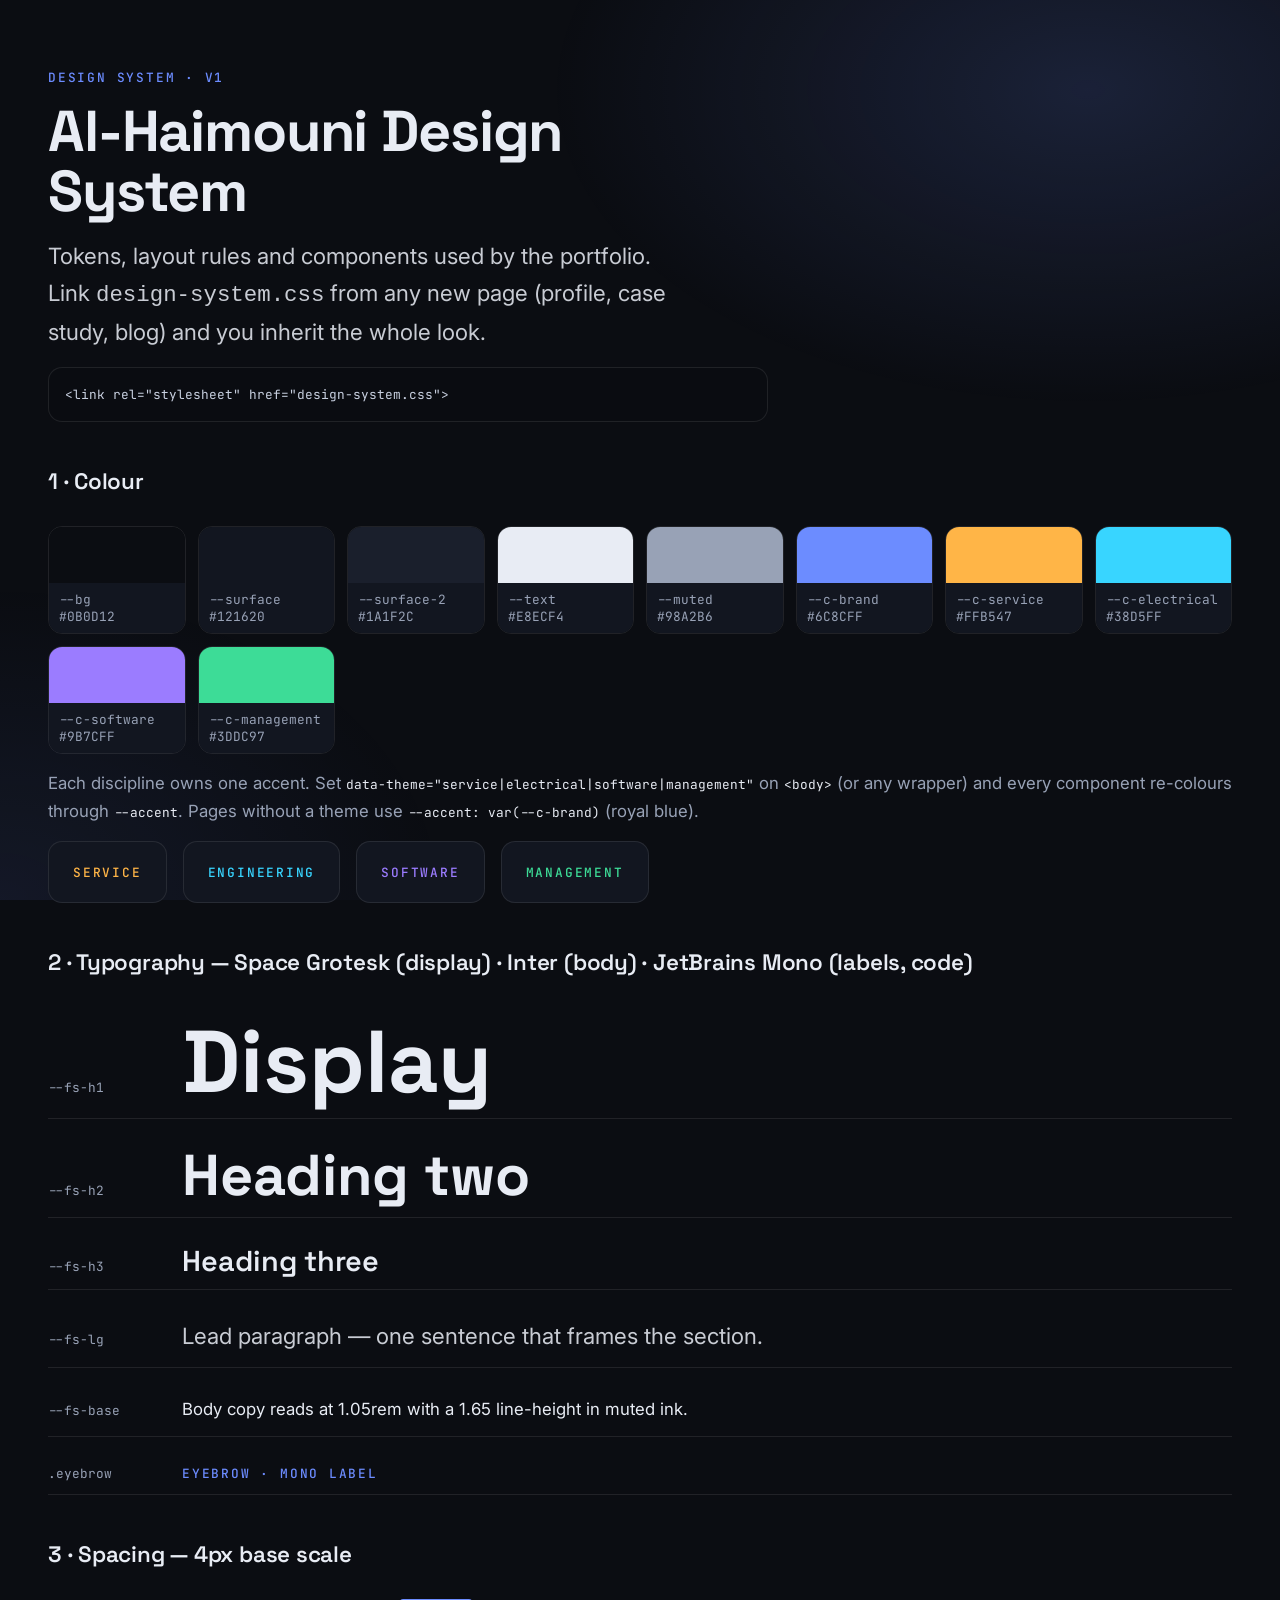
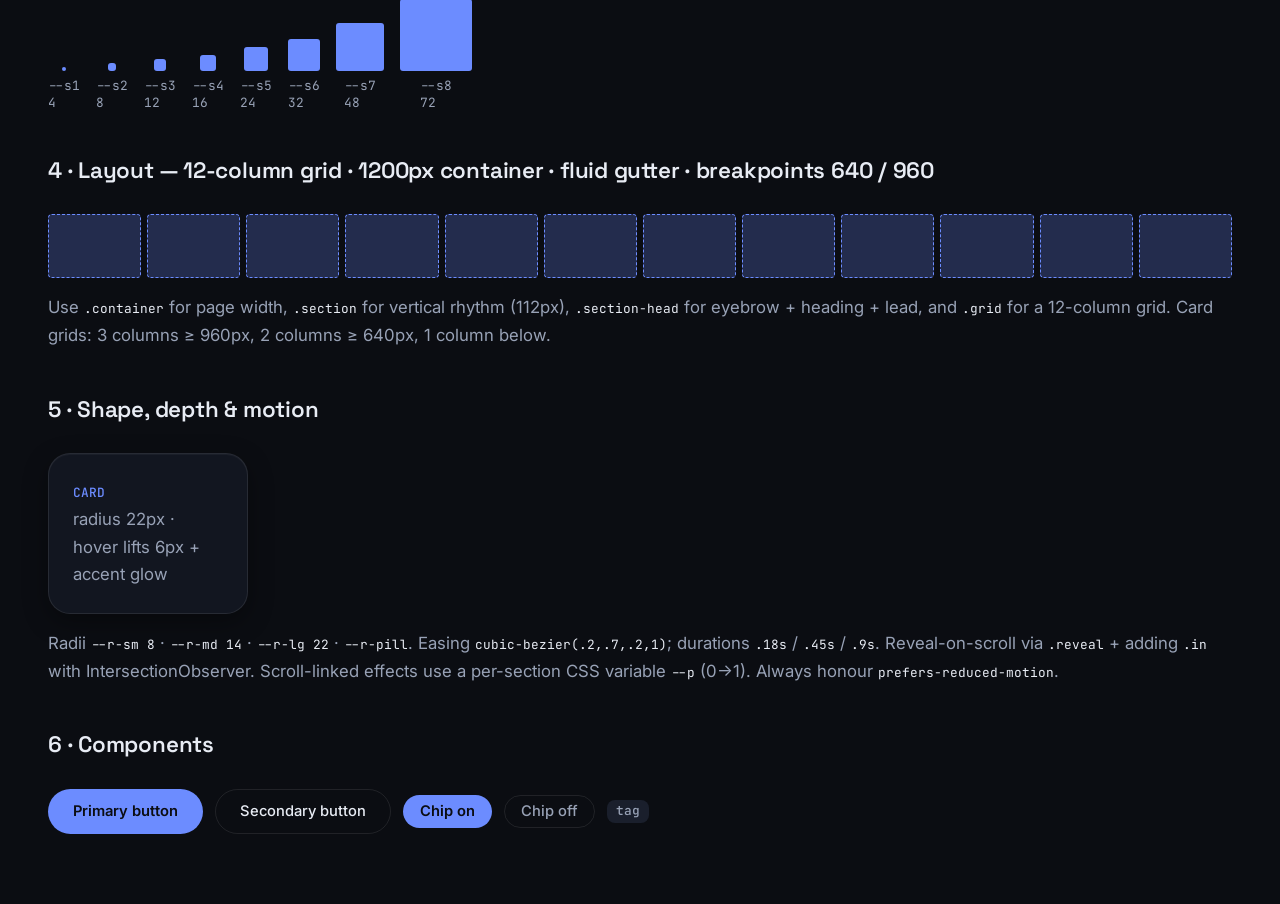
<file: design-system.html>
<!DOCTYPE html>
<html lang="en">
<head>
<meta charset="UTF-8">
<meta name="viewport" content="width=device-width, initial-scale=1">
<title>Design System — Al-Haimouni</title>
<link rel="stylesheet" href="design-system.css">
<style>
.spec { display: grid; gap: var(--s7); }
.spec h3 { font-size: var(--fs-lg); margin-bottom: var(--s4); }
.swatches { display: grid; grid-template-columns: repeat(auto-fit, minmax(130px, 1fr)); gap: var(--s3); }
.sw { border: 1px solid var(--line); border-radius: var(--r-md); overflow: hidden; font: 400 var(--fs-xs) var(--font-mono); color: var(--muted); }
.sw i { display: block; height: 56px; background: var(--c); } .sw span { display: block; padding: 8px 10px; background: var(--surface); }
.type-row { display: flex; align-items: baseline; gap: var(--s5); padding-block: var(--s3); border-bottom: 1px solid var(--line); }
.type-row code, .spec code { font: 400 var(--fs-xs) var(--font-mono); color: var(--muted); min-width: 110px; }
.space-row { display: flex; flex-wrap: wrap; gap: var(--s4); align-items: flex-end; }
.space-row div { display: grid; gap: 6px; justify-items: center; font: 400 var(--fs-xs) var(--font-mono); color: var(--muted); }
.space-row i { display: block; width: var(--w); height: var(--w); background: var(--accent); border-radius: 3px; }
.layout-demo { display: grid; grid-template-columns: repeat(12, 1fr); gap: 6px; height: 64px; }
.layout-demo i { background: color-mix(in srgb, var(--accent) 25%, transparent); border: 1px dashed var(--accent); border-radius: 4px; }
.row { display: flex; flex-wrap: wrap; gap: var(--s3); align-items: center; }


.wrap { padding-block: var(--s8); }
.spec > section { display: grid; gap: var(--s4); }
.spec p code, .spec li code { color: var(--text); }
pre.snip { margin: 0; padding: var(--s4); background: #0A0C11; border: 1px solid var(--line); border-radius: var(--r-md); font: 400 var(--fs-xs)/1.7 var(--font-mono); color: #C8D0E0; overflow: auto; }
</style>
</head>
<body>
<main class="container wrap">
  <div class="section-head">
    <p class="eyebrow">Design system · v1</p>
    <h1 style="font-size:var(--fs-h2)">Al-Haimouni Design System</h1>
    <p class="lead">Tokens, layout rules and components used by the portfolio. Link <code>design-system.css</code> from any new page (profile, case study, blog) and you inherit the whole look.</p>
    <pre class="snip">&lt;link rel="stylesheet" href="design-system.css"&gt;</pre>
  </div>

  <div class="spec">
    <section><h3>1 · Colour</h3>
      <div class="swatches" id="sw"></div>
      <p>Each discipline owns one accent. Set <code>data-theme="service|electrical|software|management"</code> on <code>&lt;body&gt;</code> (or any wrapper) and every component re-colours through <code>--accent</code>. Pages without a theme use <code>--accent: var(--c-brand)</code> (royal blue).</p>
      <div class="row" style="gap:var(--s4)">
        <div data-theme="service" class="themebox"><span class="eyebrow" style="color:var(--c-service)">service</span></div>
        <div class="themebox"><span class="eyebrow" style="color:var(--c-electrical)">engineering</span></div>
        <div class="themebox"><span class="eyebrow" style="color:var(--c-software)">software</span></div>
        <div class="themebox"><span class="eyebrow" style="color:var(--c-management)">management</span></div>
      </div>
    </section>

    <section><h3>2 · Typography — Space Grotesk (display) · Inter (body) · JetBrains Mono (labels, code)</h3>
      <div class="type-row"><code>--fs-h1</code><span style="font:700 var(--fs-h1)/1 var(--font-display)">Display</span></div>
      <div class="type-row"><code>--fs-h2</code><span style="font:700 var(--fs-h2)/1 var(--font-display)">Heading two</span></div>
      <div class="type-row"><code>--fs-h3</code><span style="font:600 var(--fs-h3)/1.1 var(--font-display)">Heading three</span></div>
      <div class="type-row"><code>--fs-lg</code><span class="lead">Lead paragraph — one sentence that frames the section.</span></div>
      <div class="type-row"><code>--fs-base</code><span>Body copy reads at 1.05rem with a 1.65 line-height in muted ink.</span></div>
      <div class="type-row"><code>.eyebrow</code><span class="eyebrow">Eyebrow · mono label</span></div>
    </section>

    <section><h3>3 · Spacing — 4px base scale</h3><div class="space-row" id="sp"></div></section>

    <section><h3>4 · Layout — 12-column grid · 1200px container · fluid gutter · breakpoints 640 / 960</h3>
      <div class="layout-demo" id="lay"></div>
      <p>Use <code>.container</code> for page width, <code>.section</code> for vertical rhythm (112px), <code>.section-head</code> for eyebrow + heading + lead, and <code>.grid</code> for a 12-column grid. Card grids: 3 columns ≥ 960px, 2 columns ≥ 640px, 1 column below.</p>
    </section>

    <section><h3>5 · Shape, depth &amp; motion</h3>
      <div class="row"><div class="card" style="padding:var(--s5);width:200px"><span class="kind" style="font:500 var(--fs-xs) var(--font-mono);color:var(--accent)">CARD</span><p>radius 22px · hover lifts 6px + accent glow</p></div></div>
      <p>Radii <code>--r-sm 8</code> · <code>--r-md 14</code> · <code>--r-lg 22</code> · <code>--r-pill</code>. Easing <code>cubic-bezier(.2,.7,.2,1)</code>; durations <code>.18s</code> / <code>.45s</code> / <code>.9s</code>. Reveal-on-scroll via <code>.reveal</code> + adding <code>.in</code> with IntersectionObserver. Scroll-linked effects use a per-section CSS variable <code>--p</code> (0→1). Always honour <code>prefers-reduced-motion</code>.</p>
    </section>

    <section><h3>6 · Components</h3>
      <div class="row">
        <a class="btn btn-primary" href="#">Primary button</a><a class="btn" href="#">Secondary button</a>
        <button class="chip" aria-pressed="true">Chip on</button><button class="chip" aria-pressed="false">Chip off</button>
        <span class="tag">tag</span>
      </div>
    </section>
  </div>
</main>
<style>.themebox{padding:var(--s4) var(--s5);border:1px solid var(--line);border-radius:var(--r-md);background:var(--surface)}</style>
<script>
document.getElementById('sw').innerHTML = [['--bg','#0B0D12'],['--surface','#121620'],['--surface-2','#1A1F2C'],['--text','#E8ECF4'],['--muted','#98A2B6'],
  ['--c-brand','#6C8CFF'],['--c-service','#FFB547'],['--c-electrical','#38D5FF'],['--c-software','#9B7CFF'],['--c-management','#3DDC97']]
  .map(([n,v]) => `<div class="sw"><i style="--c:${v}"></i><span>${n}<br>${v}</span></div>`).join('');
document.getElementById('sp').innerHTML = [4,8,12,16,24,32,48,72].map((v,i) => `<div><i style="--w:${v}px"></i>--s${i+1}<br>${v}</div>`).join('');
document.getElementById('lay').innerHTML = '<i></i>'.repeat(12);
document.querySelectorAll('.reveal').forEach(e=>e.classList.add('in'));
</script>
</body>
</html>
</file>
<file: design-system.css>
@import url('https://fonts.googleapis.com/css2?family=Inter:wght@400;500;600&family=JetBrains+Mono:wght@400;500&family=Space+Grotesk:wght@500;600;700&family=IBM+Plex+Sans+Arabic:wght@400;500;600;700&display=swap');
/* ==========================================================================
   DESIGN SYSTEM — tokens, base, layout primitives, components.
   Link this file from any page:  <link rel="stylesheet" href="design-system.css">
   Spec/preview page: design-system.html
   ========================================================================== */
@property --accent { syntax: '<color>'; inherits: true; initial-value: #7C8CFF; }

:root {
  /* Color — neutrals */
  --bg:        #0B0D12;
  --surface:   #121620;
  --surface-2: #1A1F2C;
  --line:      rgba(255,255,255,.09);
  --text:      #E8ECF4;
  --muted:     #98A2B6;

  /* Color — discipline accents (one per career chapter) */
  --c-brand:      #6C8CFF;   /* royal blue · default / brand accent */
  --c-service:    #FFB547;   /* warm  · people            */
  --c-electrical: #38D5FF;   /* cyan  · current           */
  --c-software:   #9B7CFF;   /* violet· code              */
  --c-management: #3DDC97;   /* green · growth            */
  --accent: var(--c-brand);
  --on-accent: #0B0D12;          /* text colour used on top of --accent fills */

  /* Typography */
  --font-display: 'Space Grotesk', 'Inter', system-ui, sans-serif;
  --font-body:    'Inter', system-ui, -apple-system, 'Segoe UI', sans-serif;
  --font-mono:    'JetBrains Mono', ui-monospace, 'SF Mono', Menlo, monospace;
  --fs-xs:   .8rem;
  --fs-sm:   .92rem;
  --fs-base: 1.05rem;
  --fs-lg:   clamp(1.15rem, 1rem + .6vw, 1.4rem);
  --fs-h3:   clamp(1.3rem, 1.1rem + 1vw, 1.8rem);
  --fs-h2:   clamp(2rem, 1.3rem + 3vw, 3.6rem);
  --fs-h1:   clamp(2.6rem, 1rem + 5.6vw, 5.6rem);

  /* Spacing — 4px base scale */
  --s1: 4px;  --s2: 8px;  --s3: 12px; --s4: 16px; --s5: 24px;
  --s6: 32px; --s7: 48px; --s8: 72px; --s9: 112px;

  /* Shape & depth */
  --r-sm: 8px; --r-md: 14px; --r-lg: 22px; --r-pill: 999px;
  --shadow-1: 0 1px 0 rgba(255,255,255,.04) inset, 0 8px 24px rgba(0,0,0,.35);
  --shadow-glow: 0 0 0 1px color-mix(in srgb, var(--accent) 40%, transparent), 0 10px 40px color-mix(in srgb, var(--accent) 22%, transparent);

  /* Motion */
  --ease: cubic-bezier(.2,.7,.2,1);
  --t-fast: .18s; --t-base: .45s; --t-slow: .9s;

  /* Layout */
  --container: 1200px;
  --gutter: clamp(20px, 5vw, 48px);
  --nav-h: 64px;
}
/* Breakpoints used below: 640px (sm) · 960px (md) */


/* Light mode — set data-mode="light" on <html> (the portfolio's settings panel does this) */
:root[data-mode="light"] {
  --bg: #F5F6FA; --surface: #FFFFFF; --surface-2: #ECEFF6;
  --line: rgba(15,20,35,.11); --text: #12151C; --muted: #4F596D;
  --shadow-1: 0 1px 0 rgba(255,255,255,.6) inset, 0 8px 24px rgba(30,40,70,.10);
  /* deeper accents so text & fills keep contrast on a light background */
  --c-brand: #3257D6; --c-service: #B45F06; --c-electrical: #007EA1; --c-software: #7048E0; --c-management: #0E8A5A;
  --on-accent: #FFFFFF;
}
:root[data-mode="light"] .hero-grid, :root[data-mode="light"] .stage::before { opacity: .5; }

*,*::before,*::after { box-sizing: border-box; }
html { scroll-behavior: smooth; }
body {
  margin: 0; background: var(--bg); color: var(--text);
  font: 400 var(--fs-base)/1.65 var(--font-body);
  -webkit-font-smoothing: antialiased; overflow-x: hidden;
  transition: --accent var(--t-slow) var(--ease);
}
body[data-theme="service"]    { --accent: var(--c-service); }
body[data-theme="electrical"] { --accent: var(--c-electrical); }
body[data-theme="software"]   { --accent: var(--c-software); }
body[data-theme="management"] { --accent: var(--c-management); }

/* ambient accent glow that follows the active chapter */
body::before {
  content: ""; position: fixed; inset: 0; z-index: -1; pointer-events: none;
  background:
    radial-gradient(60vw 50vh at 85% 10%, color-mix(in srgb, var(--accent) 16%, transparent), transparent 70%),
    radial-gradient(50vw 50vh at 0% 100%, color-mix(in srgb, var(--accent) 9%, transparent), transparent 70%);
}
img, svg { display: block; max-width: 100%; }
a { color: inherit; text-decoration: none; }
::selection { background: var(--accent); color: #000; }
:focus-visible { outline: 2px solid var(--accent); outline-offset: 3px; border-radius: 4px; }

/* ---- Type ---- */
h1,h2,h3 { font-family: var(--font-display); line-height: 1.05; letter-spacing: -.02em; margin: 0; }
h1 { font-size: var(--fs-h1); font-weight: 700; }
h2 { font-size: var(--fs-h2); font-weight: 700; }
h3 { font-size: var(--fs-h3); font-weight: 600; letter-spacing: -.01em; }
p  { margin: 0; color: var(--muted); }
.eyebrow { font: 500 var(--fs-xs)/1 var(--font-mono); letter-spacing: .14em; text-transform: uppercase; color: var(--accent); }
.lead { font-size: var(--fs-lg); color: var(--text); opacity: .86; max-width: 46ch; }

/* ---- Layout primitives ---- */
.container { width: min(var(--container), 100% - 2*var(--gutter)); margin-inline: auto; }
.section { padding-block: var(--s9); position: relative; }
.grid { display: grid; gap: var(--s5); grid-template-columns: repeat(12, 1fr); }
.section-head { display: grid; gap: var(--s4); margin-bottom: var(--s7); max-width: 720px; }

/* ---- Components ---- */
.btn {
  display: inline-flex; align-items: center; gap: var(--s2);
  padding: 14px 24px; border-radius: var(--r-pill); border: 1px solid var(--line);
  font: 500 var(--fs-sm)/1 var(--font-body); cursor: pointer; background: transparent; color: var(--text);
  transition: transform var(--t-fast) var(--ease), background var(--t-fast), border-color var(--t-fast), box-shadow var(--t-base);
}
.btn:hover { transform: translateY(-2px); border-color: var(--accent); }
.btn-primary { background: var(--accent); color: var(--on-accent); border-color: transparent; font-weight: 600; }
.btn-primary:hover { box-shadow: var(--shadow-glow); }
.chip {
  padding: 8px 16px; border-radius: var(--r-pill); border: 1px solid var(--line);
  font: 500 var(--fs-sm)/1 var(--font-body); color: var(--muted); background: transparent; cursor: pointer;
  transition: all var(--t-fast);
}
.chip:hover { color: var(--text); border-color: var(--muted); }
.chip[aria-pressed="true"] { background: var(--accent); color: var(--on-accent); border-color: transparent; font-weight: 600; }
.tag { font: 500 var(--fs-xs)/1 var(--font-mono); padding: 5px 9px; border-radius: var(--r-sm); background: var(--surface-2); color: var(--muted); }
.card { background: var(--surface); border: 1px solid var(--line); border-radius: var(--r-lg); box-shadow: var(--shadow-1); overflow: hidden; transition: transform var(--t-base) var(--ease), border-color var(--t-base), box-shadow var(--t-base); }
.card:hover { transform: translateY(-6px); border-color: color-mix(in srgb, var(--accent) 50%, transparent); box-shadow: var(--shadow-glow); }

/* reveal-on-scroll utility */
.reveal { opacity: 0; transform: translateY(28px); transition: opacity var(--t-slow) var(--ease), transform var(--t-slow) var(--ease); transition-delay: var(--d, 0s); }
.reveal.in { opacity: 1; transform: none; }

/* Reduced motion for system utilities */
@media (prefers-reduced-motion: reduce) {
  html { scroll-behavior: auto; }
  .reveal { opacity: 1; transform: none; }
}

/* Arabic: swap every font role to an Arabic-capable face (Latin letters fall back to the originals) */
html[lang="ar"] { --font-display: 'IBM Plex Sans Arabic', 'Space Grotesk', system-ui, sans-serif; --font-body: 'IBM Plex Sans Arabic', 'Inter', system-ui, sans-serif; --font-mono: 'IBM Plex Sans Arabic', 'JetBrains Mono', ui-monospace, monospace; }
</file>
